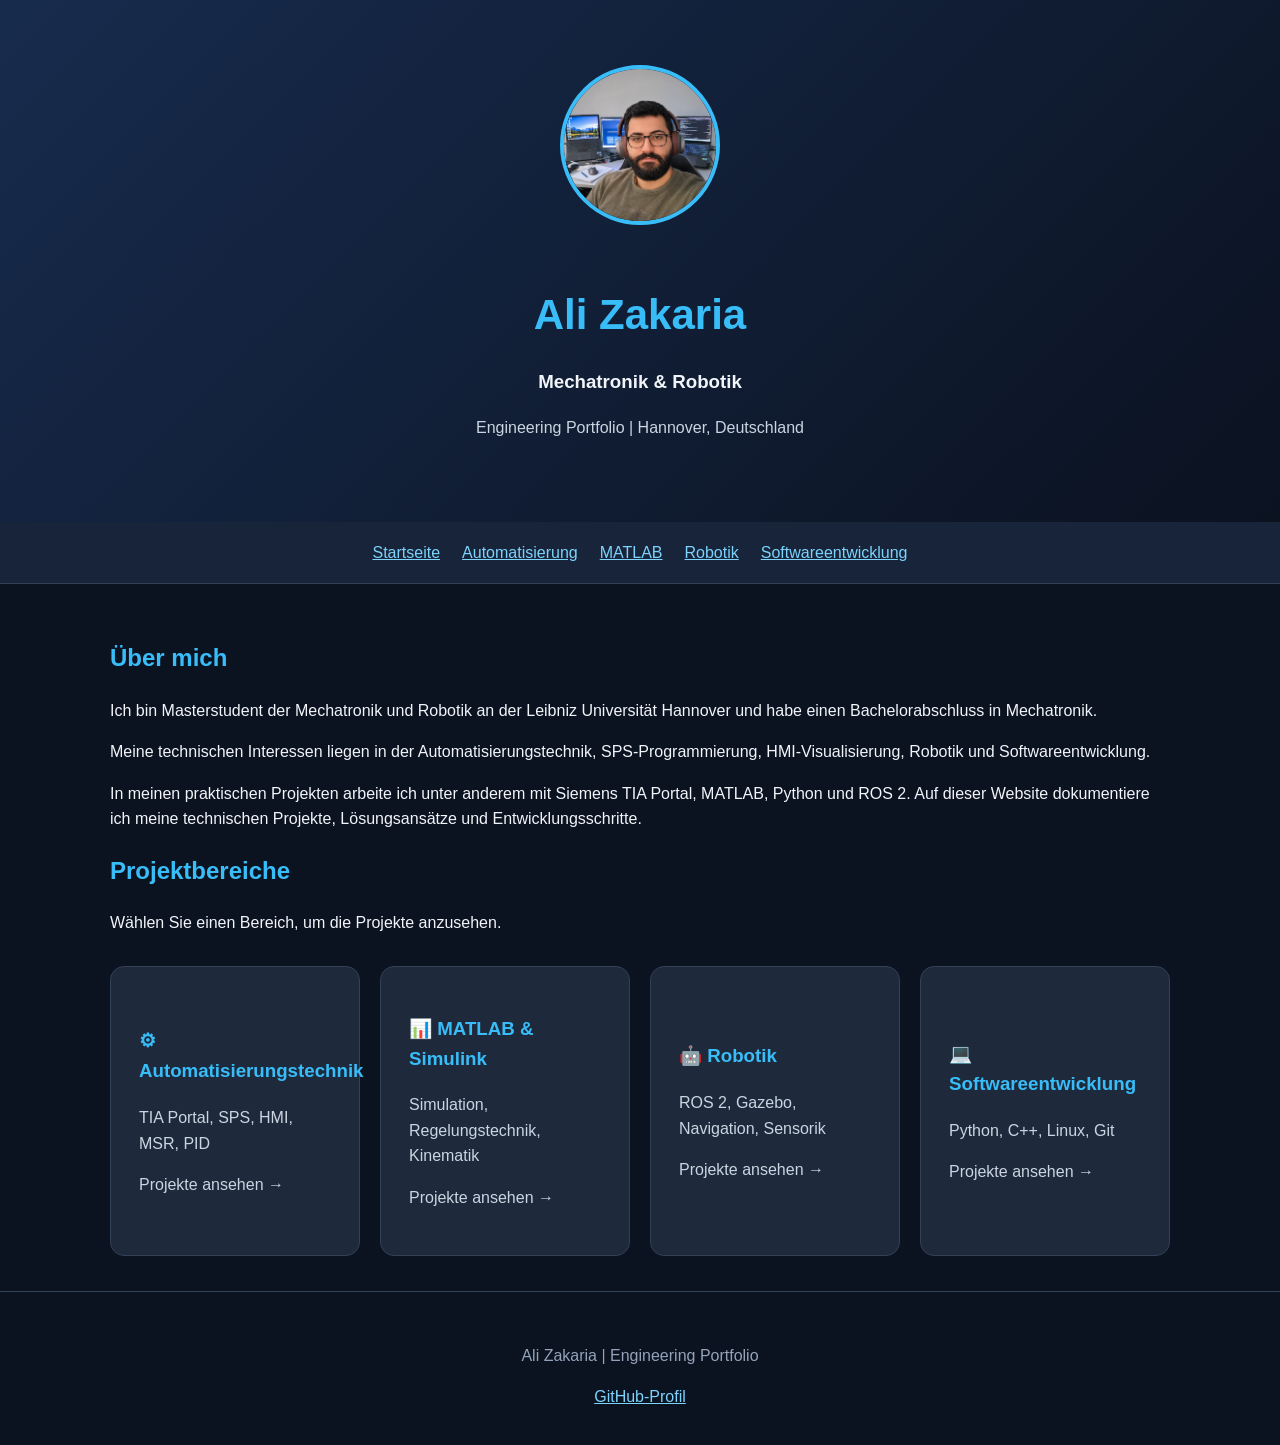
<file: index.html>
<!DOCTYPE html>
<html lang="de">
<head>
<meta charset="UTF-8">
<meta name="viewport" content="width=device-width, initial-scale=1">
<title>Ali Zakaria | Engineering Portfolio</title>

<style>
* { box-sizing: border-box; }

body {
  margin: 0;
  font-family: Arial, sans-serif;
  background: #0b1220;
  color: #f1f5f9;
  line-height: 1.6;
}

header {
  padding: 65px 20px;
  text-align: center;
  background: linear-gradient(135deg, #172b4d, #0b1220);
}

h1 { color: #38bdf8; font-size: 42px; margin-bottom: 5px; }
h2 { color: #38bdf8; }

.subtitle { color: #cbd5e1; }

main {
  max-width: 1100px;
  margin: auto;
  padding: 35px 20px;
}

.grid {
  display: grid;
  grid-template-columns: repeat(auto-fit, minmax(240px, 1fr));
  gap: 20px;
  margin-top: 30px;
}

.tile, .project {
  background: #1e293b;
  color: white;
  padding: 28px;
  border-radius: 14px;
  border: 1px solid #334155;
}

.tile {
  width: 100%;
  text-align: left;
  cursor: pointer;
  font: inherit;
  transition: 0.2s;
}

.tile:hover {
  background: #263b59;
  border-color: #38bdf8;
  transform: translateY(-4px);
}

.tile h3 { color: #38bdf8; }
.tile p { color: #cbd5e1; }

.project {
  margin: 20px 0;
}

.project h3 { margin-top: 0; }

.status { color: #fbbf24; }

button.back {
  background: #0284c7;
  color: white;
  border: none;
  border-radius: 8px;
  padding: 12px 20px;
  cursor: pointer;
  font-size: 15px;
}

button.back:hover { background: #0369a1; }

.page { display: none; }
.page.active { display: block; }

a { color: #7dd3fc; }

footer {
  text-align: center;
  color: #94a3b8;
  padding: 35px;
  border-top: 1px solid #334155;
}

@media(max-width: 600px) {
  h1 { font-size: 32px; }
  header { padding: 40px 15px; }
}
</style>
</head>

<body>

<header>
  
<img src="assets/images/profile.jpg.png"
     alt="Ali Zakaria"
     style="
       width: 160px;
       height: 160px;
       object-fit: cover;
       border-radius: 50%;
       border: 4px solid #38bdf8;
       margin-bottom: 20px;
     ">

  <h1>Ali Zakaria</h1>
  <h3>Mechatronik & Robotik</h3>
  <p class="subtitle">
    Engineering Portfolio | Hannover, Deutschland
  </p>
</header>

<nav style="
  display: flex;
  flex-wrap: wrap;
  justify-content: center;
  align-items: center;
  gap: 22px;
  padding: 18px;
  background: #17243a;
  position: sticky;
  top: 0;
  z-index: 100;
  border-bottom: 1px solid #334155;
">

  <a href="index.html">Startseite</a>

  <a href="automatisierung/">
    Automatisierung
  </a>

  <a href="matlab/">
    MATLAB
  </a>

  <a href="robotik/">
    Robotik
  </a>

  <a href="softwareentwicklung/">
    Softwareentwicklung
  </a>

</nav>

<main>

<!-- HOMEPAGE -->
<section id="home" class="page active">
  <h2>Über mich</h2>
  
<p>
  Ich bin Masterstudent der Mechatronik und Robotik
  an der Leibniz Universität Hannover und habe
  einen Bachelorabschluss in Mechatronik.
</p>

<p>
  Meine technischen Interessen liegen in der
  Automatisierungstechnik, SPS-Programmierung,
  HMI-Visualisierung, Robotik und
  Softwareentwicklung.
</p>

<p>
  In meinen praktischen Projekten arbeite ich
  unter anderem mit Siemens TIA Portal,
  MATLAB, Python und ROS 2.
  Auf dieser Website dokumentiere ich
  meine technischen Projekte,
  Lösungsansätze und Entwicklungsschritte.
</p>


  <h2>Projektbereiche</h2>
  <p>Wählen Sie einen Bereich, um die Projekte anzusehen.</p>

  <div class="grid">

    
<button class="tile" onclick="window.location.href='automatisierung/'">

      <h3>⚙ Automatisierungstechnik</h3>
      <p>TIA Portal, SPS, HMI, MSR, PID</p>
      <p>Projekte ansehen →</p>
    </button>

    
<button class="tile" onclick="window.location.href='matlab/'">

      <h3>📊 MATLAB & Simulink</h3>
      <p>Simulation, Regelungstechnik, Kinematik</p>
      <p>Projekte ansehen →</p>
    </button>

    
<button class="tile" onclick="window.location.href='robotik/'">

      <h3>🤖 Robotik</h3>
      <p>ROS 2, Gazebo, Navigation, Sensorik</p>
      <p>Projekte ansehen →</p>
    </button>

    
<button class="tile" onclick="window.location.href='softwareentwicklung/'">

      <h3>💻 Softwareentwicklung</h3>
      <p>Python, C++, Linux, Git</p>
      <p>Projekte ansehen →</p>
    </button>

  </div>
</section>

<!-- AUTOMATISIERUNG -->
<section id="automation" class="page">
  <button class="back" onclick="showPage('home')">
    ← Zurück zur Startseite
  </button>

  <h2>Automatisierungstechnik</h2>
  <p>Projekte aus SPS, HMI und industrieller Automatisierung.</p>

  <div class="project">
    <h3>Projekt 01 – Conveyor Automation</h3>
    <p><strong>Software:</strong> TIA Portal V21</p>
    <p>
      SPS-Steuerung einer Förderanlage mit zwei Motoren,
      Sensoren, Zeitgliedern, Zählern und HMI.
    </p>
    <p class="status">Status: In Entwicklung</p>
    <p>Projektdokumentation und Dateien folgen.</p>
  </div>
</section>

<!-- MATLAB -->
<section id="matlab" class="page">
  <button class="back" onclick="showPage('home')">
    ← Zurück zur Startseite
  </button>

  <h2>MATLAB & Simulink</h2>
  <p>
    Numerische Berechnungen, Simulation,
    Regelungstechnik und Robotik-Anwendungen.
  </p>

  <div class="project">
    <h3>Projekte folgen</h3>
    <p>Hier werden MATLAB- und Simulink-Projekte veröffentlicht.</p>
  </div>
</section>

<!-- ROBOTIK -->
<section id="robotik" class="page">
  <button class="back" onclick="showPage('home')">
    ← Zurück zur Startseite
  </button>

  <h2>Robotik</h2>
  <p>ROS 2, Gazebo, Robotermodellierung und Simulation.</p>

  <div class="project">
    <h3>Projekte folgen</h3>
    <p>Hier werden Robotik-Projekte veröffentlicht.</p>
  </div>
</section>

<!-- SOFTWARE -->
<section id="software" class="page">
  <button class="back" onclick="showPage('home')">
    ← Zurück zur Startseite
  </button>

  <h2>Softwareentwicklung</h2>
  <p>Programmierung mit Python und C++.</p>

  <div class="project">
    <h3>Projekte folgen</h3>
    <p>Hier werden Softwareprojekte veröffentlicht.</p>
  </div>
</section>

</main>

<footer>
  <p>Ali Zakaria | Engineering Portfolio</p>
  <a href="https://github.com/246885-ali"
     target="_blank" rel="noopener noreferrer">
    GitHub-Profil
  </a>
</footer>

<script>
function showPage(pageId) {
  document.querySelectorAll('.page').forEach(function(page) {
    page.classList.remove('active');
  });

  document.getElementById(pageId).classList.add('active');
  window.scrollTo(0, 0);
}
</script>

</body>
</html>
</file>
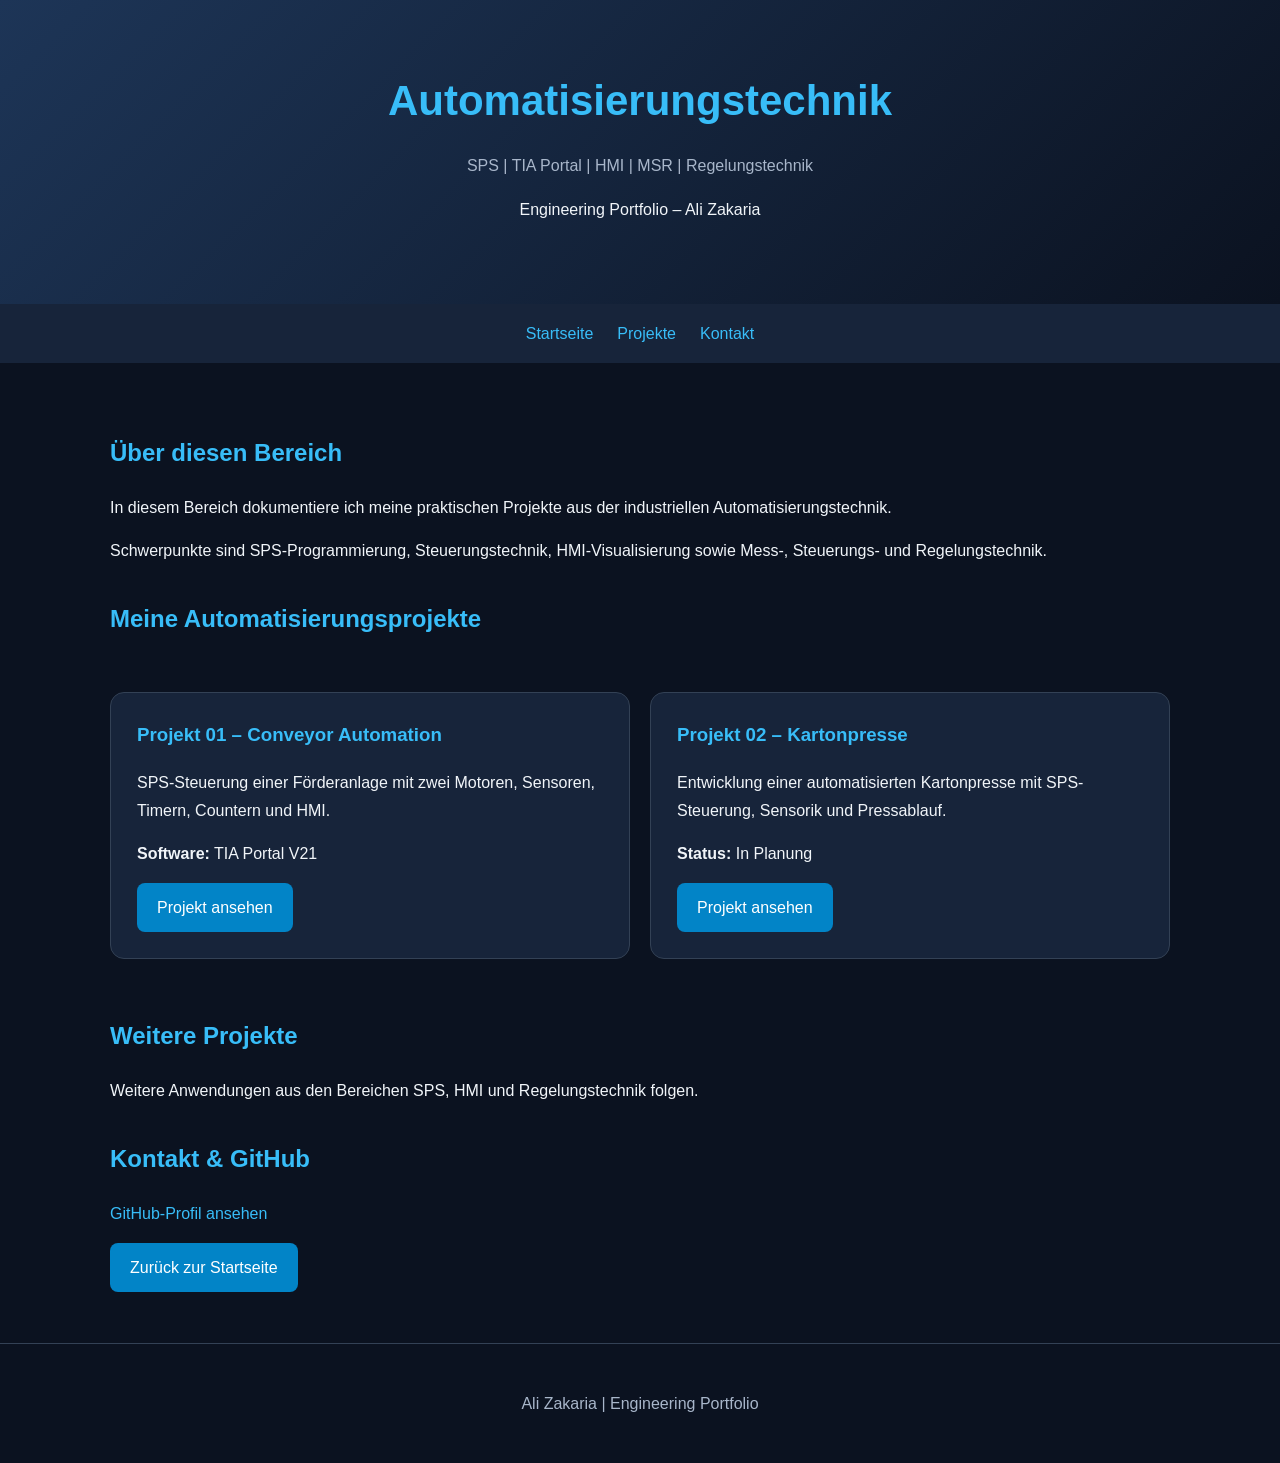
<file: automatisierung/index.html>
<!DOCTYPE html>
<html lang="de">
<head>
  <meta charset="UTF-8">
  <meta name="viewport"
        content="width=device-width, initial-scale=1">

  <title>Automatisierungstechnik | Ali Zakaria</title>

  <link rel="stylesheet"
        href="../assets/css/style.css">
</head>

<body>

<header class="site-header">
  <h1>Automatisierungstechnik</h1>
  <p class="subtitle">
    SPS | TIA Portal | HMI | MSR | Regelungstechnik
  </p>
  <p>Engineering Portfolio – Ali Zakaria</p>
</header>

<nav class="site-nav">
  <a href="../index.html">Startseite</a>
  <a href="#projekte">Projekte</a>
  <a href="#kontakt">Kontakt</a>
</nav>

<main class="container">

  <section>
    <h2>Über diesen Bereich</h2>

    <p>
      In diesem Bereich dokumentiere ich meine
      praktischen Projekte aus der industriellen
      Automatisierungstechnik.
    </p>

    <p>
      Schwerpunkte sind SPS-Programmierung,
      Steuerungstechnik, HMI-Visualisierung
      sowie Mess-, Steuerungs- und Regelungstechnik.
    </p>
  </section>

 
<section id="projekte">

  <h2>Meine Automatisierungsprojekte</h2>

  <div class="grid">

    <!-- Projekt 01 -->
    <article class="project">

      <h3>
        <a href="conveyor/">
          Projekt 01 – Conveyor Automation
        </a>
      </h3>

      <p>
        SPS-Steuerung einer Förderanlage
        mit zwei Motoren, Sensoren,
        Timern, Countern und HMI.
      </p>

      <p><strong>Software:</strong> TIA Portal V21</p>

      <a href="conveyor/" class="btn">
        Projekt ansehen
      </a>

    </article>

    <!-- Projekt 02 -->
    <article class="project">

      <h3>
        <a href="kartonpresse/">
          Projekt 02 – Kartonpresse
        </a>
      </h3>

      <p>
        Entwicklung einer automatisierten
        Kartonpresse mit SPS-Steuerung,
        Sensorik und Pressablauf.
      </p>

      <p><strong>Status:</strong> In Planung</p>

      <a href="kartonpresse/" class="btn">
        Projekt ansehen
      </a>

    </article>

  </div>

  <!-- Weitere Projekte hier ergänzen -->

</section>


  <section>
    <h2>Weitere Projekte</h2>
    <p>
      Weitere Anwendungen aus den Bereichen
      SPS, HMI und Regelungstechnik folgen.
    </p>
  </section>

  <section id="kontakt">
    <h2>Kontakt & GitHub</h2>

    <p>
      <a href="https://github.com/246885-ali"
         target="_blank"
         rel="noopener noreferrer">
        GitHub-Profil ansehen
      </a>
    </p>

    <p>
      <a href="../index.html" class="btn">
        Zurück zur Startseite
      </a>
    </p>
  </section>

</main>

<footer class="site-footer">
  <p>Ali Zakaria | Engineering Portfolio</p>
</footer>

</body>
</html>
</file>
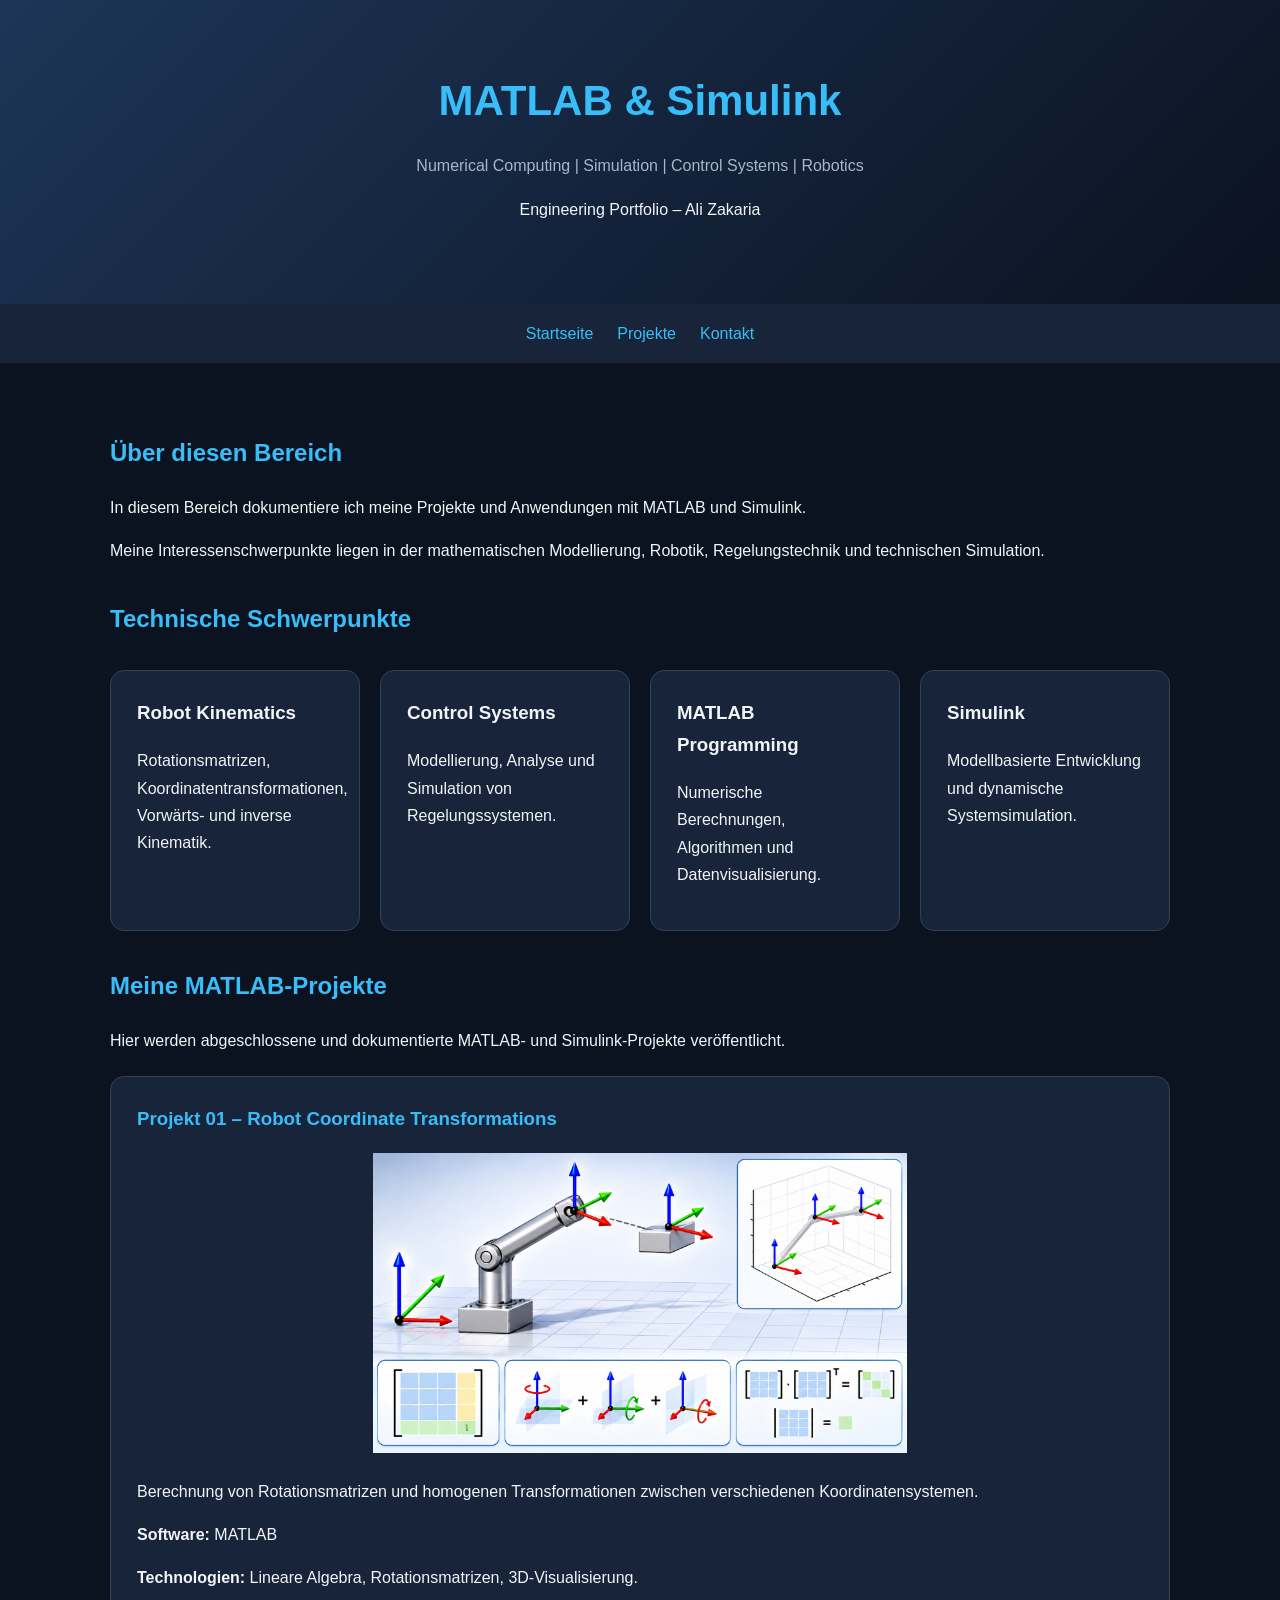
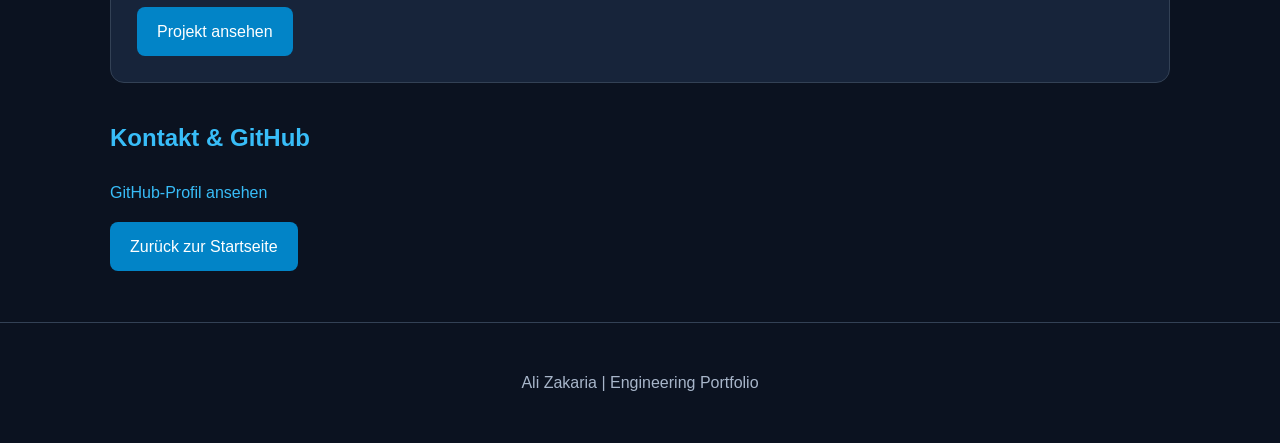
<file: matlab/index.html>
<!DOCTYPE html>
<html lang="de">
<head>
  <meta charset="UTF-8">
  <meta name="viewport"
        content="width=device-width, initial-scale=1">

  <meta name="description"
        content="MATLAB und Simulink Projekte von Ali Zakaria
        aus Mechatronik, Robotik und Regelungstechnik.">

  <title>MATLAB & Simulink | Ali Zakaria</title>

  <link rel="stylesheet"
        href="../assets/css/style.css">
</head>

<body>

<header class="site-header">
  <h1>MATLAB & Simulink</h1>

  <p class="subtitle">
    Numerical Computing | Simulation |
    Control Systems | Robotics
  </p>

  <p>Engineering Portfolio – Ali Zakaria</p>
</header>

<nav class="site-nav">
  <a href="../index.html">Startseite</a>
  <a href="#projekte">Projekte</a>
  <a href="#kontakt">Kontakt</a>
</nav>

<main class="container">

  <section>
    <h2>Über diesen Bereich</h2>

    <p>
      In diesem Bereich dokumentiere ich meine
      Projekte und Anwendungen mit MATLAB
      und Simulink.
    </p>

    <p>
      Meine Interessenschwerpunkte liegen in
      der mathematischen Modellierung,
      Robotik, Regelungstechnik und
      technischen Simulation.
    </p>
  </section>

  <section>
    <h2>Technische Schwerpunkte</h2>

    <div class="grid">

      <div class="card">
        <h3>Robot Kinematics</h3>
        <p>
          Rotationsmatrizen,
          Koordinatentransformationen,
          Vorwärts- und inverse Kinematik.
        </p>
      </div>

      <div class="card">
        <h3>Control Systems</h3>
        <p>
          Modellierung, Analyse und
          Simulation von Regelungssystemen.
        </p>
      </div>

      <div class="card">
        <h3>MATLAB Programming</h3>
        <p>
          Numerische Berechnungen,
          Algorithmen und
          Datenvisualisierung.
        </p>
      </div>

      <div class="card">
        <h3>Simulink</h3>
        <p>
          Modellbasierte Entwicklung
          und dynamische
          Systemsimulation.
        </p>
      </div>

    </div>
  </section>

  <section id="projekte">

    <h2>Meine MATLAB-Projekte</h2>

    <p>
      Hier werden abgeschlossene und
      dokumentierte MATLAB- und
      Simulink-Projekte veröffentlicht.
    </p>

<article class="project">

  
<h3>
  <a href="coordinate-transformations/">
    Projekt 01 – Robot Coordinate Transformations
  </a>
</h3>



  <a href="coordinate-transformations/">
    <img
      src="coordinate-transformations/robot_coordinate_transformations_concept.png.png"
      alt="Robot Coordinate Transformations"
      loading="lazy"
      style="width:100%; max-height:300px; object-fit:contain;">
  </a>

  <p>
    Berechnung von Rotationsmatrizen und
    homogenen Transformationen zwischen
    verschiedenen Koordinatensystemen.
  </p>

  <p>
    <strong>Software:</strong> MATLAB
  </p>

  <p>
    <strong>Technologien:</strong>
    Lineare Algebra, Rotationsmatrizen,
    3D-Visualisierung.
  </p>

  <a href="coordinate-transformations/" class="btn">
    Projekt ansehen
  </a>

</article>


    <!-- Neue Projekte werden hier hinzugefügt -->

  </section>

  <section id="kontakt">

    <h2>Kontakt & GitHub</h2>

    <p>
      <a href="https://github.com/246885-ali"
         target="_blank"
         rel="noopener noreferrer">
        GitHub-Profil ansehen
      </a>
    </p>

    <p>
      <a href="../index.html" class="btn">
        Zurück zur Startseite
      </a>
    </p>

  </section>

</main>

<footer class="site-footer">
  <p>Ali Zakaria | Engineering Portfolio</p>
</footer>

</body>
</html>
</file>
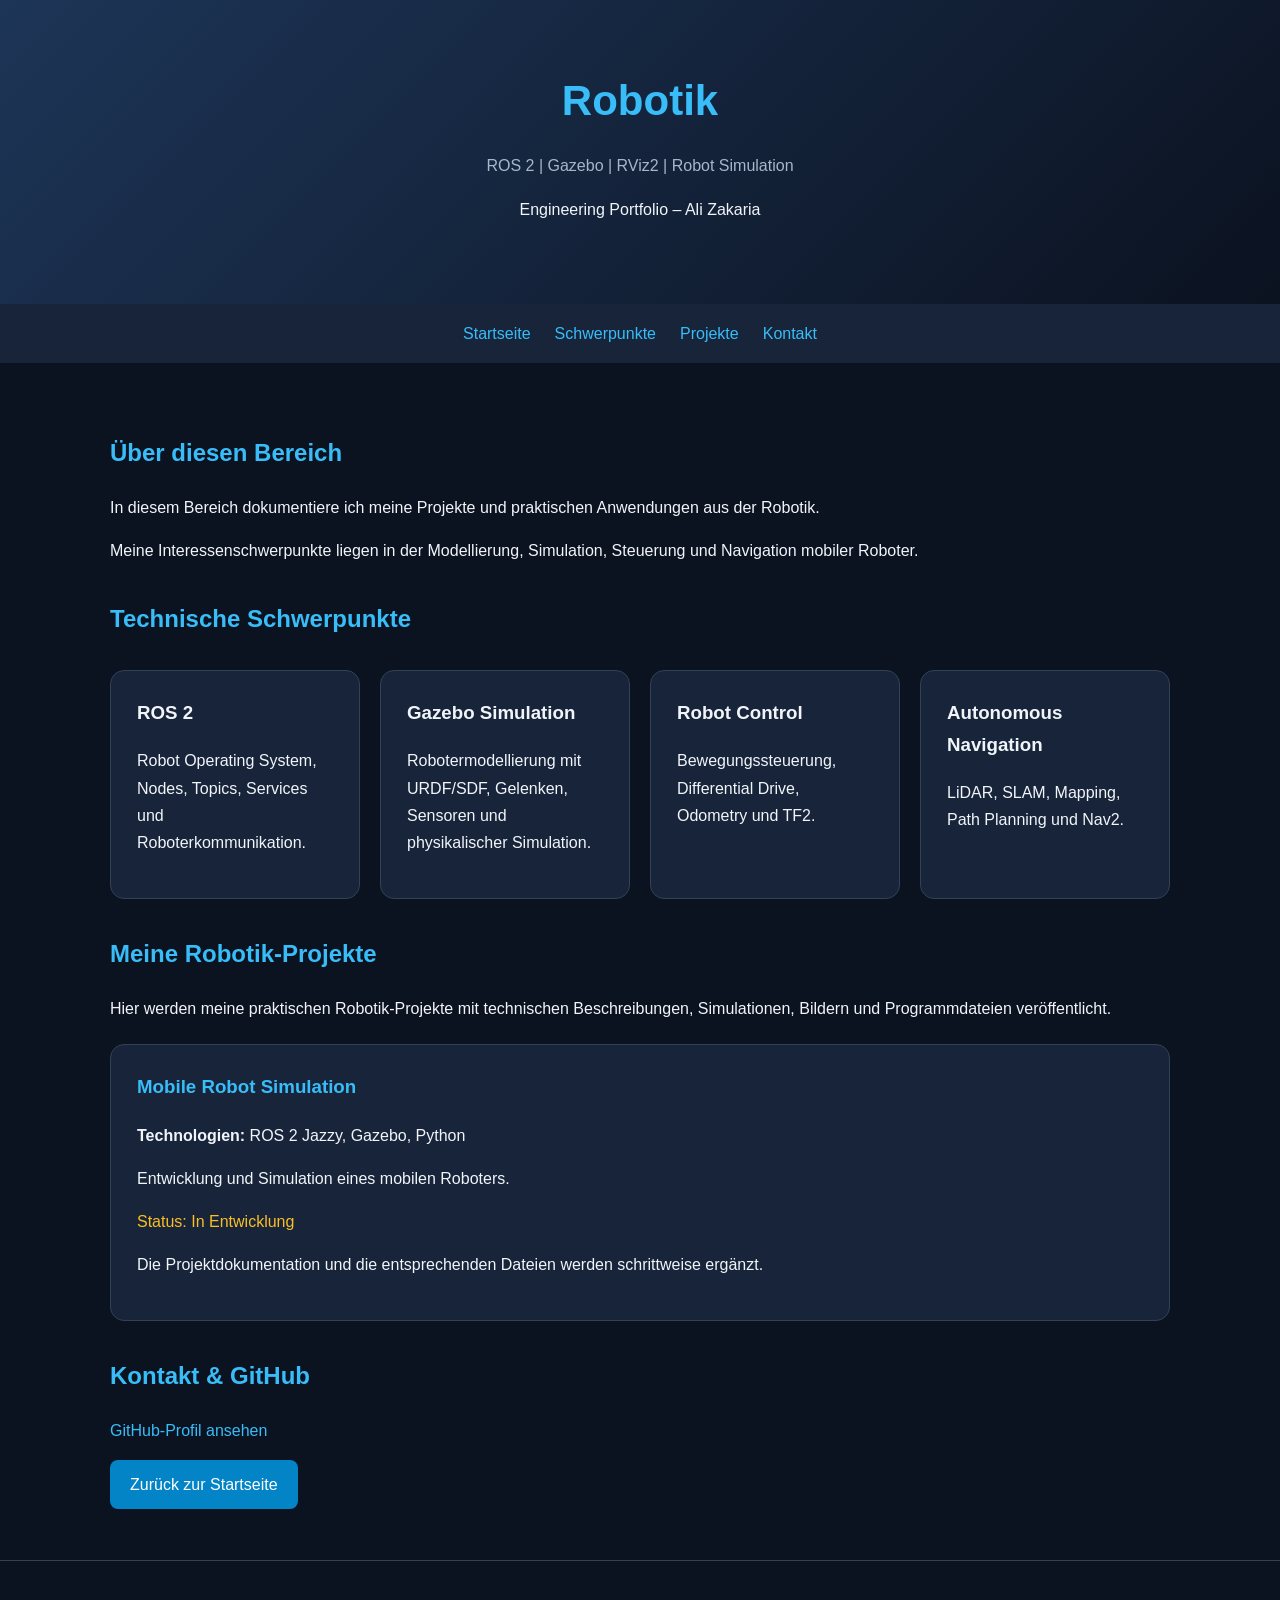
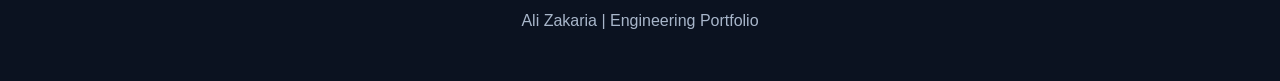
<file: robotik/index.html>
<!DOCTYPE html>
<html lang="de">
<head>
  <meta charset="UTF-8">
  <meta name="viewport"
        content="width=device-width, initial-scale=1">

  <meta name="description"
        content="Robotik-Projekte von Ali Zakaria mit ROS 2, Gazebo und Python.">

  <title>Robotik | Ali Zakaria</title>

  <link rel="stylesheet"
        href="../assets/css/style.css">
</head>

<body>

<header class="site-header">
  <h1>Robotik</h1>

  <p class="subtitle">
    ROS 2 | Gazebo | RViz2 | Robot Simulation
  </p>

  <p>Engineering Portfolio – Ali Zakaria</p>
</header>

<nav class="site-nav">
  <a href="../index.html">Startseite</a>
  <a href="#schwerpunkte">Schwerpunkte</a>
  <a href="#projekte">Projekte</a>
  <a href="#kontakt">Kontakt</a>
</nav>

<main class="container">

  <section>
    <h2>Über diesen Bereich</h2>

    <p>
      In diesem Bereich dokumentiere ich meine
      Projekte und praktischen Anwendungen
      aus der Robotik.
    </p>

    <p>
      Meine Interessenschwerpunkte liegen in
      der Modellierung, Simulation, Steuerung
      und Navigation mobiler Roboter.
    </p>
  </section>

  <section id="schwerpunkte">

    <h2>Technische Schwerpunkte</h2>

    <div class="grid">

      <div class="card">
        <h3>ROS 2</h3>
        <p>
          Robot Operating System,
          Nodes, Topics, Services
          und Roboterkommunikation.
        </p>
      </div>

      <div class="card">
        <h3>Gazebo Simulation</h3>
        <p>
          Robotermodellierung mit URDF/SDF,
          Gelenken, Sensoren und
          physikalischer Simulation.
        </p>
      </div>

      <div class="card">
        <h3>Robot Control</h3>
        <p>
          Bewegungssteuerung,
          Differential Drive,
          Odometry und TF2.
        </p>
      </div>

      <div class="card">
        <h3>Autonomous Navigation</h3>
        <p>
          LiDAR, SLAM, Mapping,
          Path Planning und Nav2.
        </p>
      </div>

    </div>
  </section>

  <section id="projekte">

    <h2>Meine Robotik-Projekte</h2>

    <p>
      Hier werden meine praktischen
      Robotik-Projekte mit technischen
      Beschreibungen, Simulationen,
      Bildern und Programmdateien
      veröffentlicht.
    </p>

    <article class="project">

      <h3>Mobile Robot Simulation</h3>

      <p>
        <strong>Technologien:</strong>
        ROS 2 Jazzy, Gazebo, Python
      </p>

      <p>
        Entwicklung und Simulation
        eines mobilen Roboters.
      </p>

      <p class="status">
        Status: In Entwicklung
      </p>

      <p>
        Die Projektdokumentation und
        die entsprechenden Dateien
        werden schrittweise ergänzt.
      </p>

    </article>

    <!-- Weitere Robotik-Projekte hier ergänzen -->

  </section>

  <section id="kontakt">

    <h2>Kontakt & GitHub</h2>

    <p>
      <a href="https://github.com/246885-ali"
         target="_blank"
         rel="noopener noreferrer">
        GitHub-Profil ansehen
      </a>
    </p>

    <p>
      <a href="../index.html" class="btn">
        Zurück zur Startseite
      </a>
    </p>

  </section>

</main>

<footer class="site-footer">
  <p>Ali Zakaria | Engineering Portfolio</p>
</footer>

</body>
</html>
</file>
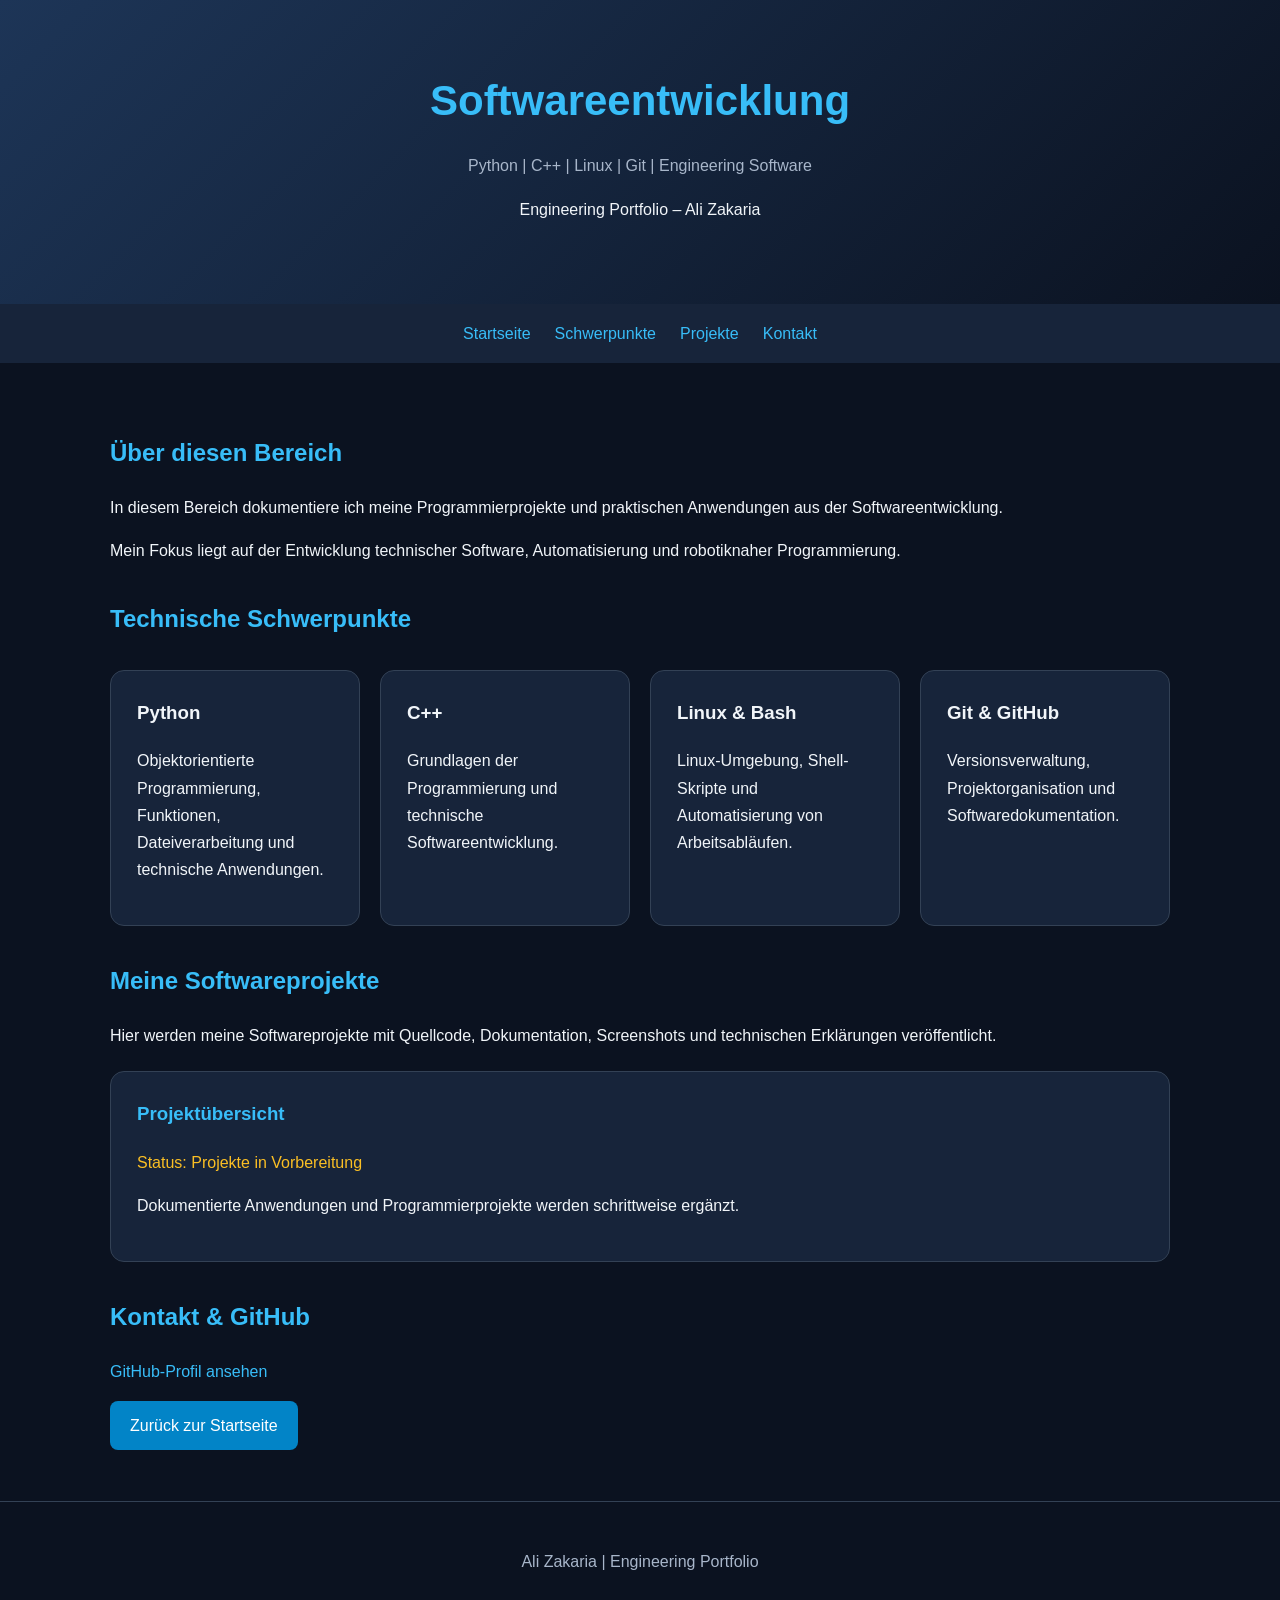
<file: softwareentwicklung/index.html>
<!DOCTYPE html>
<html lang="de">

<head>
  <meta charset="UTF-8">
  <meta name="viewport"
        content="width=device-width, initial-scale=1">

  <meta name="description"
        content="Softwareentwicklungsprojekte von Ali Zakaria mit Python, C++, Linux und Git.">

  <title>Softwareentwicklung | Ali Zakaria</title>

  <link rel="stylesheet"
        href="../assets/css/style.css">
</head>

<body>

<header class="site-header">
  <h1>Softwareentwicklung</h1>
  <p class="subtitle">
    Python | C++ | Linux | Git | Engineering Software
  </p>
  <p>Engineering Portfolio – Ali Zakaria</p>
</header>

<nav class="site-nav">
  <a href="../index.html">Startseite</a>
  <a href="#schwerpunkte">Schwerpunkte</a>
  <a href="#projekte">Projekte</a>
  <a href="#kontakt">Kontakt</a>
</nav>

<main class="container">

  <section>
    <h2>Über diesen Bereich</h2>

    <p>
      In diesem Bereich dokumentiere ich meine
      Programmierprojekte und praktischen
      Anwendungen aus der Softwareentwicklung.
    </p>

    <p>
      Mein Fokus liegt auf der Entwicklung
      technischer Software, Automatisierung
      und robotiknaher Programmierung.
    </p>
  </section>

  <section id="schwerpunkte">

    <h2>Technische Schwerpunkte</h2>

    <div class="grid">

      <div class="card">
        <h3>Python</h3>
        <p>
          Objektorientierte Programmierung,
          Funktionen, Dateiverarbeitung
          und technische Anwendungen.
        </p>
      </div>

      <div class="card">
        <h3>C++</h3>
        <p>
          Grundlagen der Programmierung
          und technische Softwareentwicklung.
        </p>
      </div>

      <div class="card">
        <h3>Linux & Bash</h3>
        <p>
          Linux-Umgebung,
          Shell-Skripte und
          Automatisierung von Arbeitsabläufen.
        </p>
      </div>

      <div class="card">
        <h3>Git & GitHub</h3>
        <p>
          Versionsverwaltung,
          Projektorganisation
          und Softwaredokumentation.
        </p>
      </div>

    </div>

  </section>

  <section id="projekte">

    <h2>Meine Softwareprojekte</h2>

    <p>
      Hier werden meine Softwareprojekte
      mit Quellcode, Dokumentation,
      Screenshots und technischen
      Erklärungen veröffentlicht.
    </p>

    <article class="project">

      <h3>Projektübersicht</h3>

      <p class="status">
        Status: Projekte in Vorbereitung
      </p>

      <p>
        Dokumentierte Anwendungen und
        Programmierprojekte werden
        schrittweise ergänzt.
      </p>

    </article>

    <!-- Neue Softwareprojekte hier ergänzen -->

  </section>

  <section id="kontakt">

    <h2>Kontakt & GitHub</h2>

    <p>
      <a href="https://github.com/246885-ali"
         target="_blank"
         rel="noopener noreferrer">
        GitHub-Profil ansehen
      </a>
    </p>

    <p>
      <a href="../index.html" class="btn">
        Zurück zur Startseite
      </a>
    </p>

  </section>

</main>

<footer class="site-footer">
  <p>Ali Zakaria | Engineering Portfolio</p>
</footer>

</body>
</html>
</file>
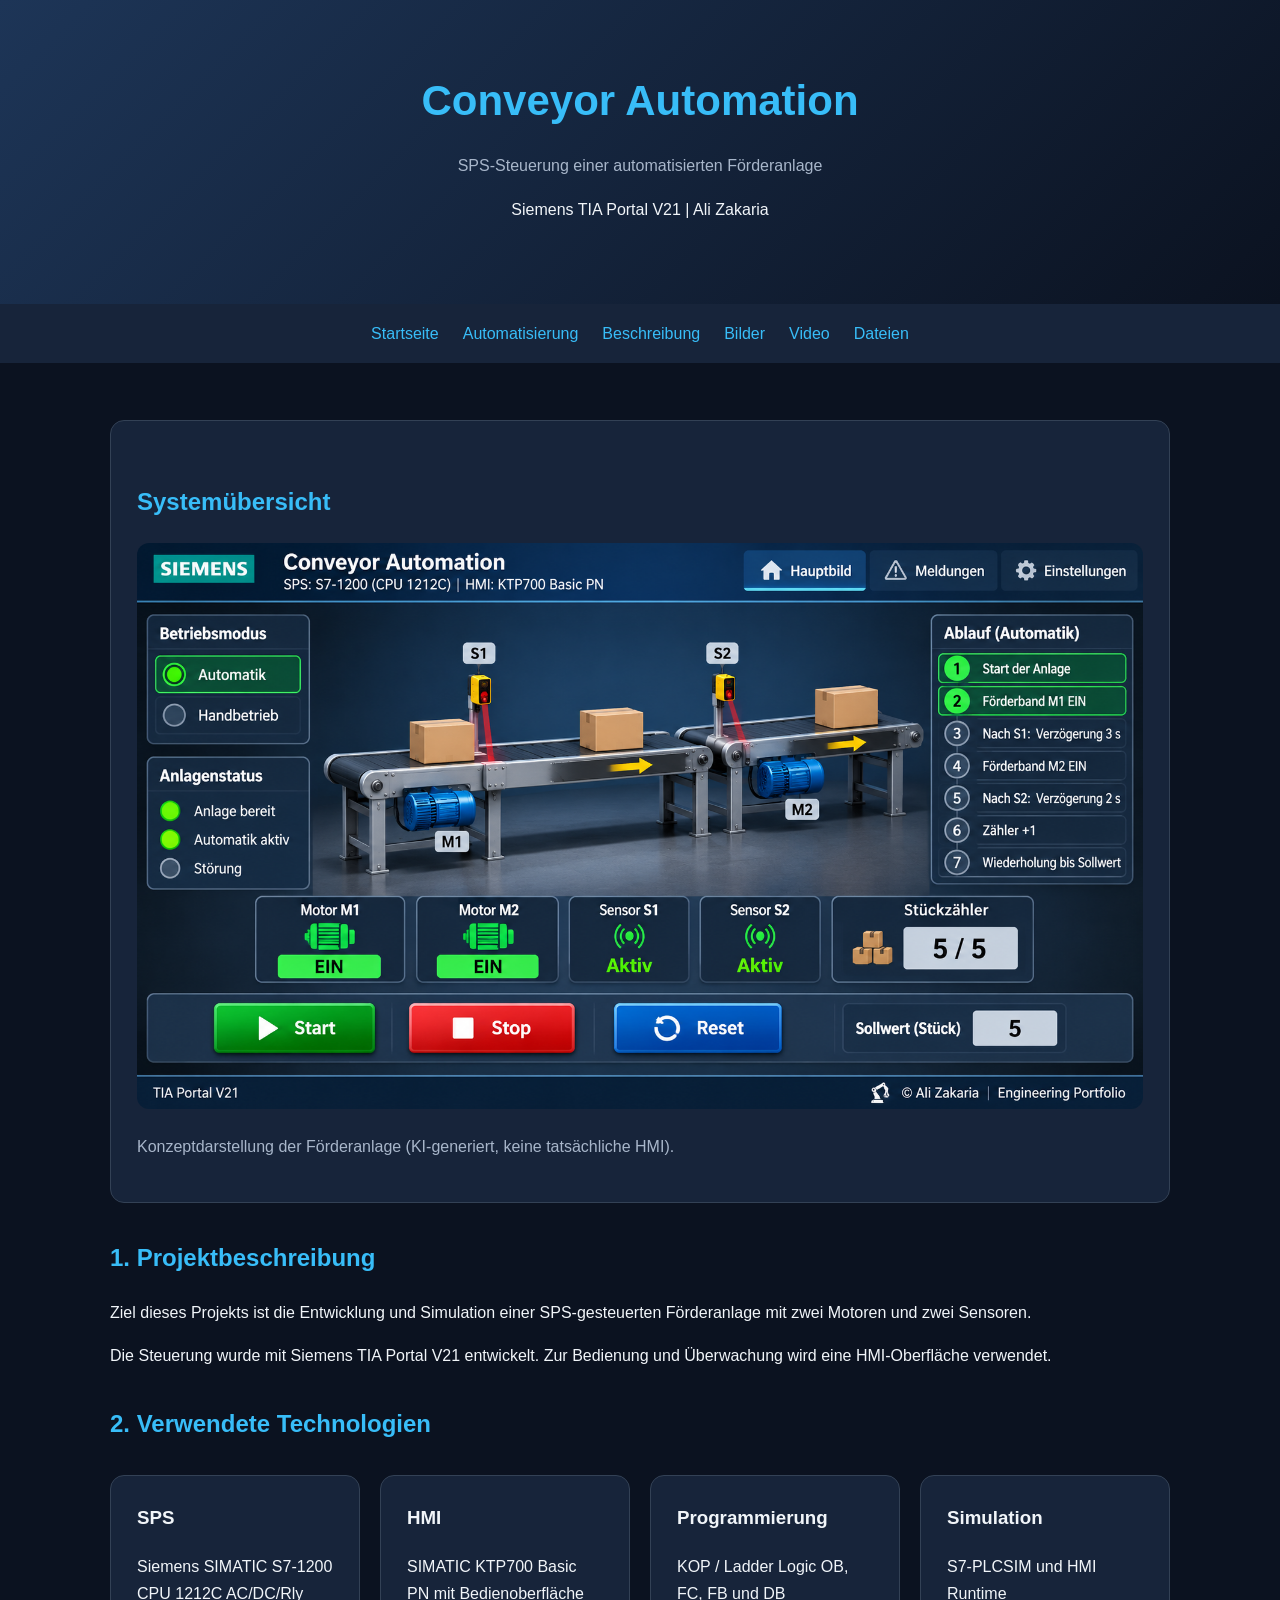
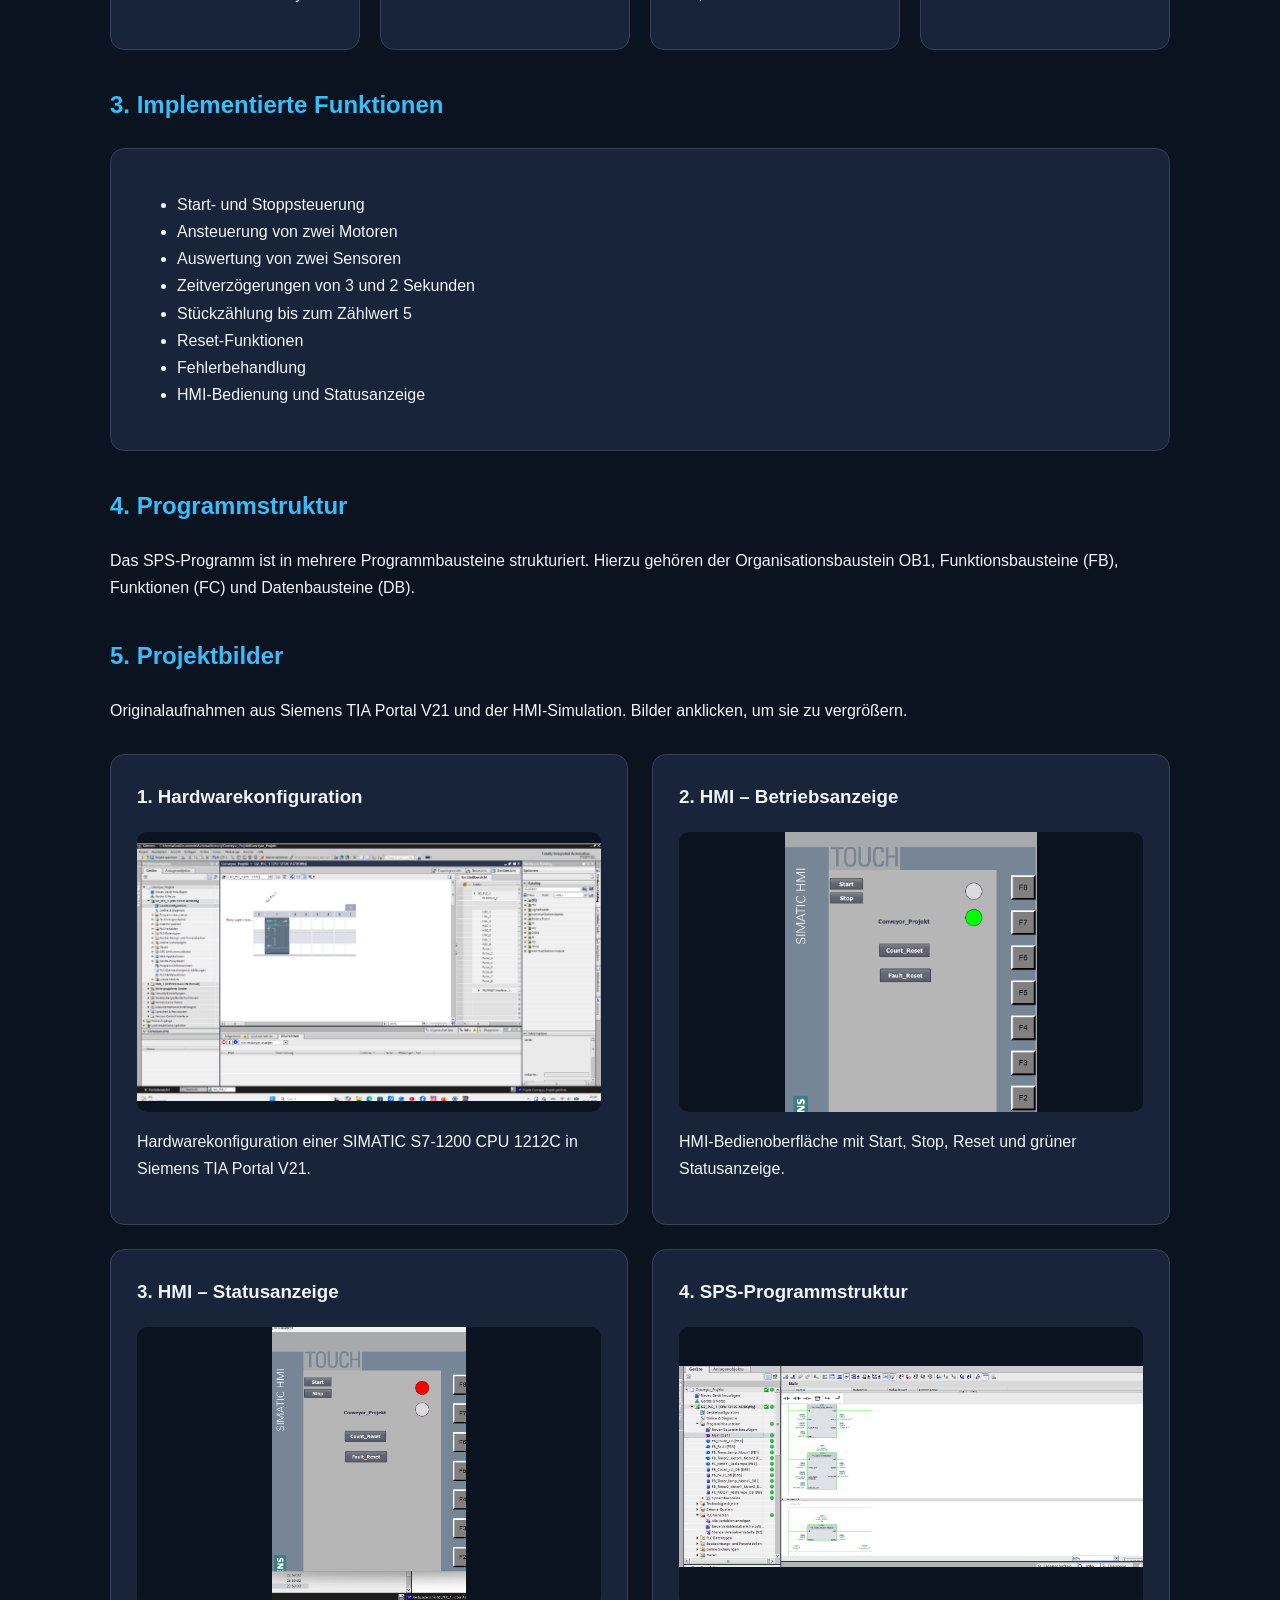
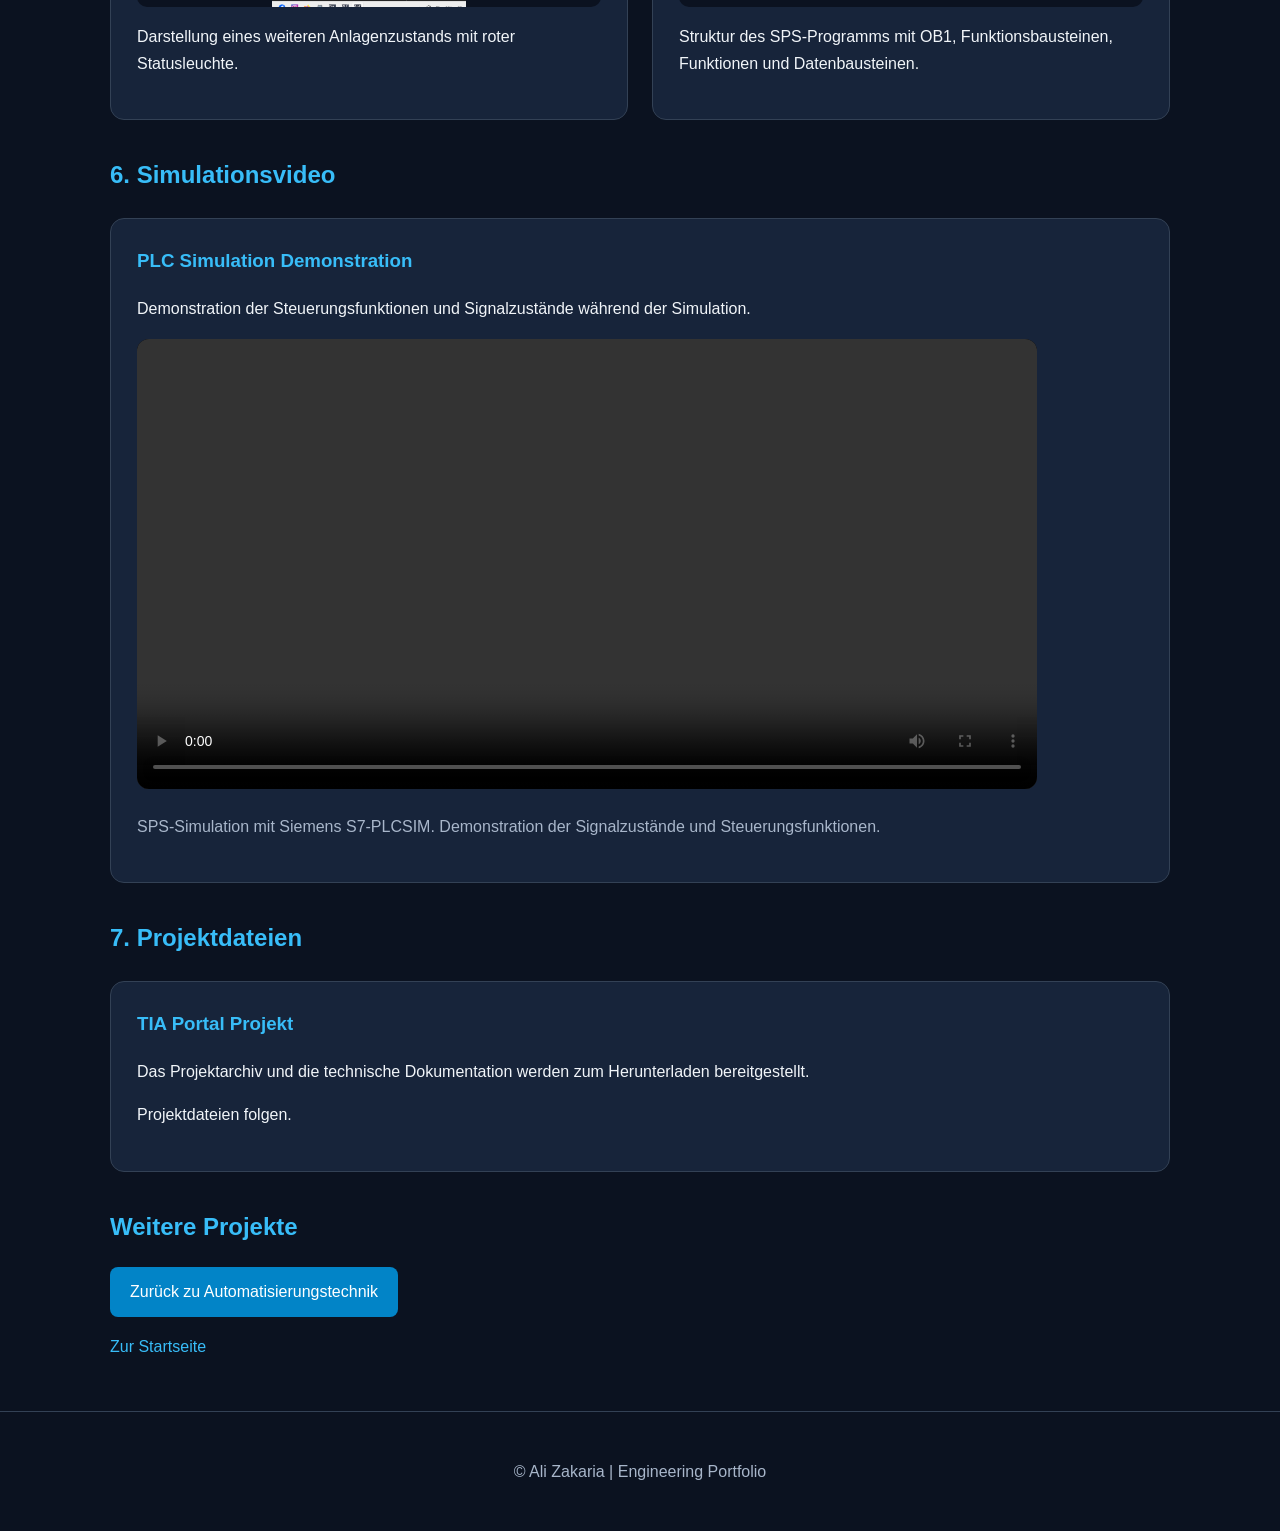
<file: automatisierung/conveyor/index.html>
<!DOCTYPE html>
<html lang="de">

<head>
  <meta charset="UTF-8">
  <meta name="viewport"
        content="width=device-width, initial-scale=1">

  <meta name="description"
        content="Conveyor Automation Projekt mit Siemens TIA Portal V21, SPS, HMI und PLCSIM.">

  <title>Conveyor Automation | Ali Zakaria</title>

  <link rel="stylesheet"
        href="../../assets/css/style.css">
</head>

<body>

<header class="site-header">
  <h1>Conveyor Automation</h1>
  <p class="subtitle">
    SPS-Steuerung einer automatisierten Förderanlage
  </p>
  <p>Siemens TIA Portal V21 | Ali Zakaria</p>
</header>

<nav class="site-nav">
  <a href="../../index.html">Startseite</a>
  <a href="../index.html">Automatisierung</a>
  <a href="#beschreibung">Beschreibung</a>
  <a href="#bilder">Bilder</a>
  <a href="#video">Video</a>
  <a href="#dateien">Dateien</a>
</nav>

<main class="container">

  <!-- PROJEKTBESCHREIBUNG -->

<section class="project">
  <h2>Systemübersicht</h2>

  <img
    src="images/conveyor-concept.png.png"
    alt="Konzeptdarstellung der Förderanlage"
    style="width:100%; height:auto; border-radius:12px;">

  <p class="subtitle">
    Konzeptdarstellung der Förderanlage
    (KI-generiert, keine tatsächliche HMI).
  </p>
</section>

  <section id="beschreibung">

    <h2>1. Projektbeschreibung</h2>

    <p>
      Ziel dieses Projekts ist die Entwicklung
      und Simulation einer SPS-gesteuerten
      Förderanlage mit zwei Motoren und
      zwei Sensoren.
    </p>

    <p>
      Die Steuerung wurde mit Siemens
      TIA Portal V21 entwickelt.
      Zur Bedienung und Überwachung
      wird eine HMI-Oberfläche verwendet.
    </p>

    <h2>2. Verwendete Technologien</h2>

    <div class="grid">

      <div class="card">
        <h3>SPS</h3>
        <p>
          Siemens SIMATIC S7-1200
          CPU 1212C AC/DC/Rly
        </p>
      </div>

      <div class="card">
        <h3>HMI</h3>
        <p>
          SIMATIC KTP700 Basic PN
          mit Bedienoberfläche
        </p>
      </div>

      <div class="card">
        <h3>Programmierung</h3>
        <p>
          KOP / Ladder Logic
          OB, FC, FB und DB
        </p>
      </div>

      <div class="card">
        <h3>Simulation</h3>
        <p>
          S7-PLCSIM
          und HMI Runtime
        </p>
      </div>

    </div>

    <h2>3. Implementierte Funktionen</h2>

    <div class="project">

      <ul>
        <li>Start- und Stoppsteuerung</li>
        <li>Ansteuerung von zwei Motoren</li>
        <li>Auswertung von zwei Sensoren</li>
        <li>Zeitverzögerungen von 3 und 2 Sekunden</li>
        <li>Stückzählung bis zum Zählwert 5</li>
        <li>Reset-Funktionen</li>
        <li>Fehlerbehandlung</li>
        <li>HMI-Bedienung und Statusanzeige</li>
      </ul>

    </div>

    <h2>4. Programmstruktur</h2>

    <p>
      Das SPS-Programm ist in mehrere
      Programmbausteine strukturiert.
      Hierzu gehören der Organisationsbaustein
      OB1, Funktionsbausteine (FB),
      Funktionen (FC) und Datenbausteine (DB).
    </p>

  </section>

  <!-- PROJEKTBILDER -->

  <section id="bilder">

  
<section id="bilder">

  <h2>5. Projektbilder</h2>

  <p>
    Originalaufnahmen aus Siemens TIA Portal V21
    und der HMI-Simulation.
    Bilder anklicken, um sie zu vergrößern.
  </p>

  <div class="grid">

    <div class="card">
      <h3>1. Hardwarekonfiguration</h3>

      <a href="images/01-hardware.png.png" target="_blank">
        <img src="images/01-hardware.png.png"
             alt="SIMATIC S7-1200 Hardwarekonfiguration"
             loading="lazy">
      </a>

      <p>
        Hardwarekonfiguration einer
        SIMATIC S7-1200 CPU 1212C
        in Siemens TIA Portal V21.
      </p>
    </div>

    <div class="card">
      <h3>2. HMI – Betriebsanzeige</h3>

      <a href="images/02-hmi-running.png.png" target="_blank">
        <img src="images/02-hmi-running.png.png"
             alt="HMI mit grüner Statusanzeige"
             loading="lazy">
      </a>

      <p>
        HMI-Bedienoberfläche mit Start,
        Stop, Reset und grüner Statusanzeige.
      </p>
    </div>

    <div class="card">
      <h3>3. HMI – Statusanzeige</h3>

      <a href="images/03-hmi-stopped.png.png" target="_blank">
        <img src="images/03-hmi-stopped.png.png"
             alt="HMI mit roter Statusanzeige"
             loading="lazy">
      </a>

      <p>
        Darstellung eines weiteren
        Anlagenzustands mit roter
        Statusleuchte.
      </p>
    </div>

    <div class="card">
      <h3>4. SPS-Programmstruktur</h3>

      <a href="images/04-plc-program.png.png" target="_blank">
        <img src="images/04-plc-program.png.png"
             alt="OB1 und SPS-Programmbausteine"
             loading="lazy">
      </a>

      <p>
        Struktur des SPS-Programms
        mit OB1, Funktionsbausteinen,
        Funktionen und Datenbausteinen.
      </p>
    </div>

  </div>

</section>

  </section>

  <!-- VIDEO -->

  <section id="video">

    <h2>6. Simulationsvideo</h2>

    <div class="project">

      <h3>PLC Simulation Demonstration</h3>

      <p>
        Demonstration der Steuerungsfunktionen
        und Signalzustände während der Simulation.
      </p>

      
<video
  controls
  playsinline
  preload="metadata"
  style="
    width: 100%;
    max-width: 900px;
    height: auto;
    border-radius: 12px;
    background: #000;
  ">

  
<source
  src="videos/plc-simulation.mp4.mp4"
  type="video/mp4">


  Ihr Browser unterstützt dieses Video nicht.

</video>

<p class="subtitle">
  SPS-Simulation mit Siemens S7-PLCSIM.
  Demonstration der Signalzustände und
  Steuerungsfunktionen.
</p>


    </div>

  </section>

  <!-- DATEIEN -->

  <section id="dateien">

    <h2>7. Projektdateien</h2>

    <div class="project">

      <h3>TIA Portal Projekt</h3>

      <p>
        Das Projektarchiv und die technische
        Dokumentation werden zum Herunterladen
        bereitgestellt.
      </p>

      <p>
        Projektdateien folgen.
      </p>

    </div>

  </section>

  <!-- NAVIGATION -->

  <section>

    <h2>Weitere Projekte</h2>

    <p>
      <a href="../index.html" class="btn">
        Zurück zu Automatisierungstechnik
      </a>
    </p>

    <p>
      <a href="../../index.html">
        Zur Startseite
      </a>
    </p>

  </section>

</main>

<footer class="site-footer">
  <p>© Ali Zakaria | Engineering Portfolio</p>
</footer>

</body>
</html>
</file>
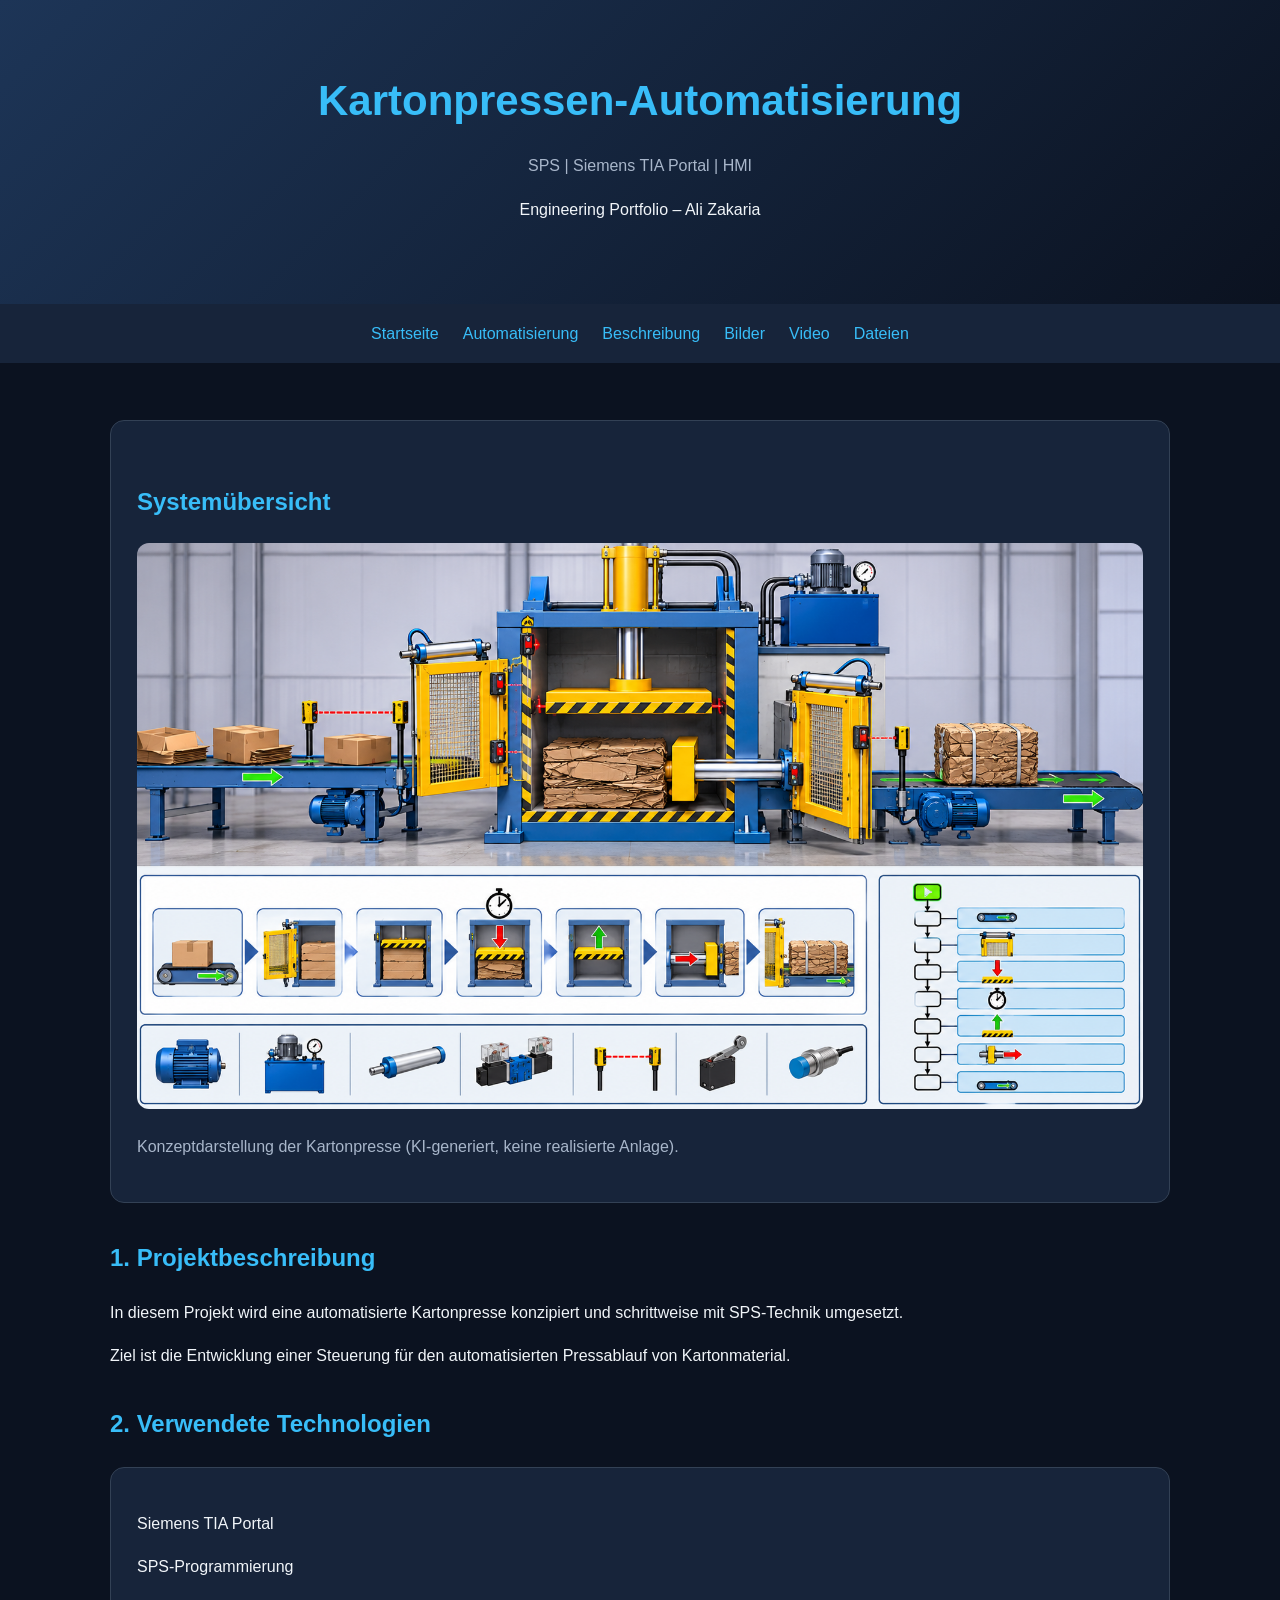
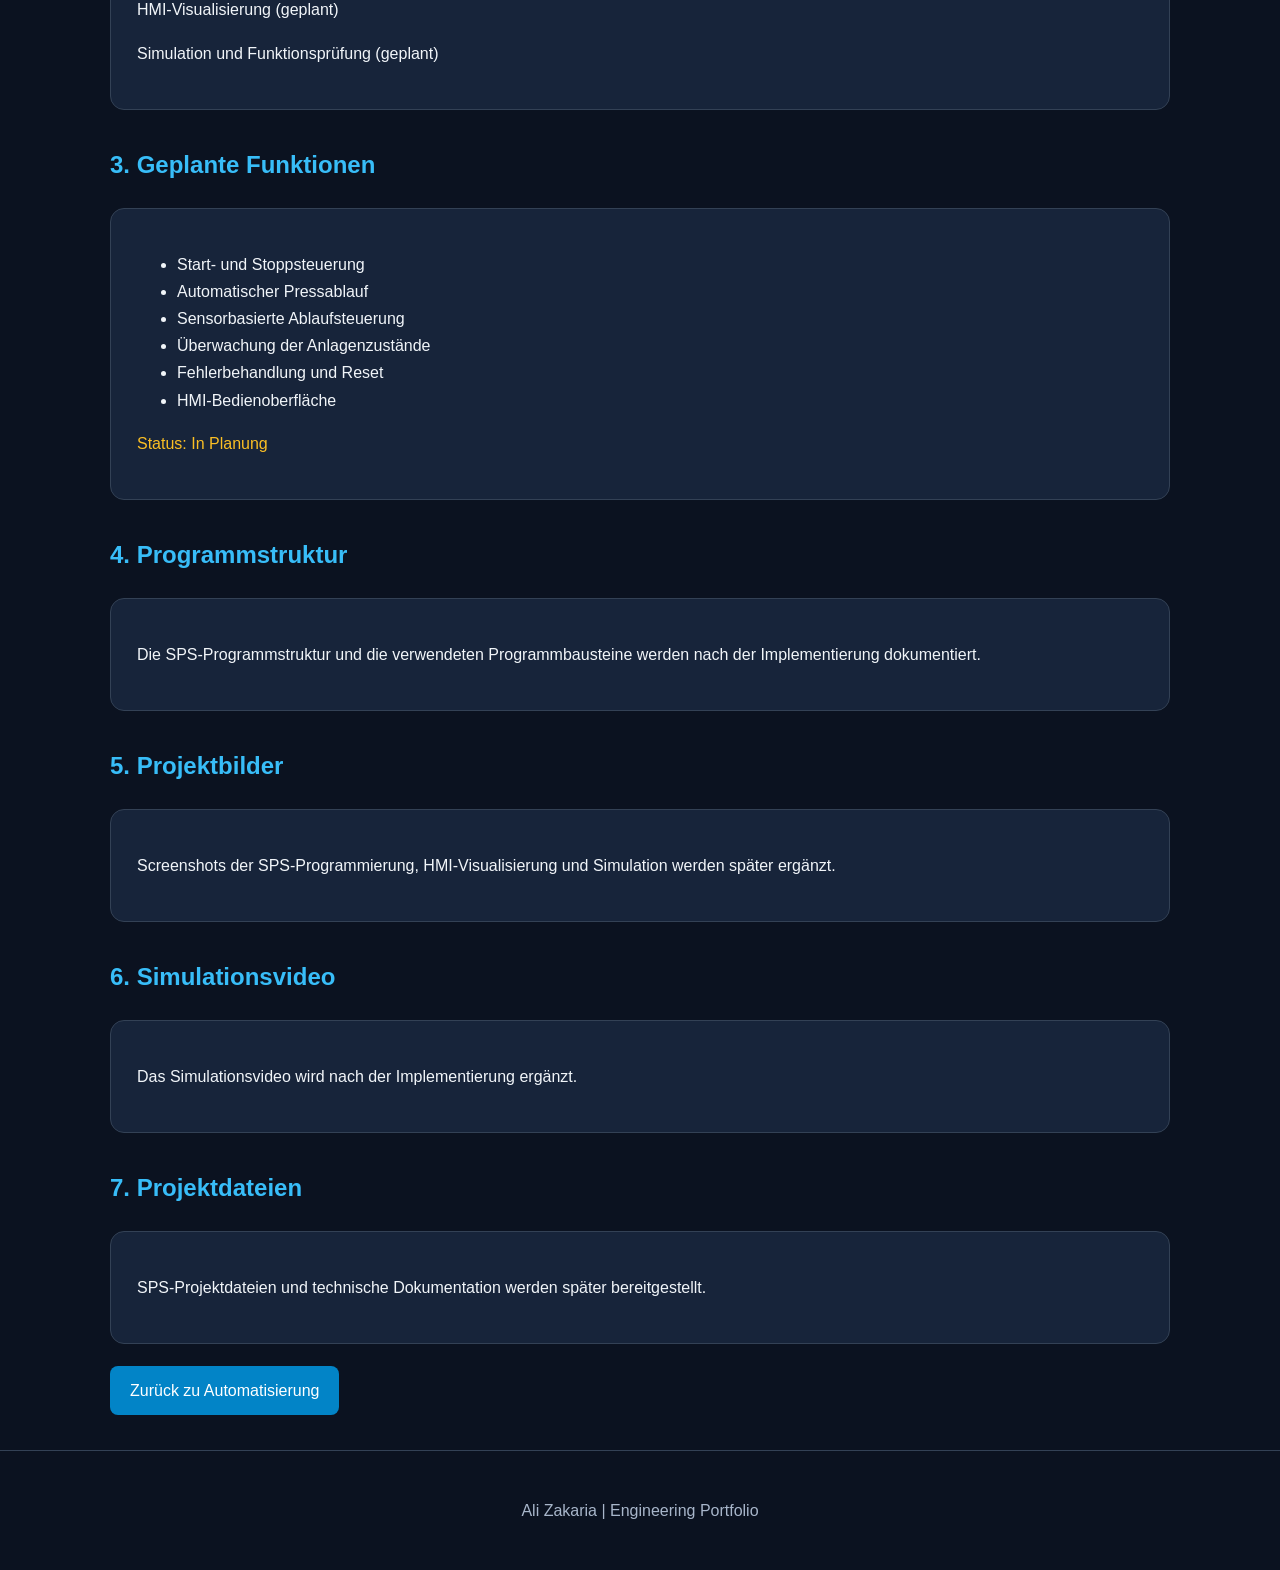
<file: automatisierung/kartonpresse/index.html>
<!DOCTYPE html>
<html lang="de">

<head>
  <meta charset="UTF-8">
  <meta name="viewport"
        content="width=device-width, initial-scale=1">

  <title>Kartonpressen-Automatisierung | Ali Zakaria</title>

  <link rel="stylesheet"
        href="../../assets/css/style.css">
</head>

<body>

<header class="site-header">
  <h1>Kartonpressen-Automatisierung</h1>

  <p class="subtitle">
    SPS | Siemens TIA Portal | HMI
  </p>

  <p>Engineering Portfolio – Ali Zakaria</p>
</header>

<nav class="site-nav">
  <a href="../../index.html">Startseite</a>
  <a href="../index.html">Automatisierung</a>
  <a href="#beschreibung">Beschreibung</a>
  <a href="#bilder">Bilder</a>
  <a href="#video">Video</a>
  <a href="#dateien">Dateien</a>
</nav>

<main class="container">

 
<section class="project">

  <h2>Systemübersicht</h2>

  <a href="kartonpresse-konzept.png..png"
     target="_blank">

    <img
      src="kartonpresse-konzept.png..png"
      alt="Konzeptdarstellung einer automatisierten Kartonpresse"
      style="width:100%; height:auto; border-radius:12px;">

  </a>

  <p class="subtitle">
    Konzeptdarstellung der Kartonpresse
    (KI-generiert, keine realisierte Anlage).
  </p>

</section>


  <section id="beschreibung">

    <h2>1. Projektbeschreibung</h2>

    <p>
      In diesem Projekt wird eine
      automatisierte Kartonpresse
      konzipiert und schrittweise
      mit SPS-Technik umgesetzt.
    </p>

    <p>
      Ziel ist die Entwicklung einer
      Steuerung für den automatisierten
      Pressablauf von Kartonmaterial.
    </p>

    <h2>2. Verwendete Technologien</h2>

    <div class="project">
      <p>Siemens TIA Portal</p>
      <p>SPS-Programmierung</p>
      <p>HMI-Visualisierung (geplant)</p>
      <p>Simulation und Funktionsprüfung (geplant)</p>
    </div>

    <h2>3. Geplante Funktionen</h2>

    <div class="project">
      <ul>
        <li>Start- und Stoppsteuerung</li>
        <li>Automatischer Pressablauf</li>
        <li>Sensorbasierte Ablaufsteuerung</li>
        <li>Überwachung der Anlagenzustände</li>
        <li>Fehlerbehandlung und Reset</li>
        <li>HMI-Bedienoberfläche</li>
      </ul>
      <p class="status">
        Status: In Planung
      </p>
    </div>

    <h2>4. Programmstruktur</h2>

    <div class="project">
      <p>
        Die SPS-Programmstruktur und
        die verwendeten Programmbausteine
        werden nach der Implementierung
        dokumentiert.
      </p>
    </div>

  </section>

  <section id="bilder">
    <h2>5. Projektbilder</h2>

    <div class="project">
      <p>
        Screenshots der SPS-Programmierung,
        HMI-Visualisierung und Simulation
        werden später ergänzt.
      </p>
    </div>
  </section>

  <section id="video">
    <h2>6. Simulationsvideo</h2>

    <div class="project">
      <p>
        Das Simulationsvideo wird
        nach der Implementierung ergänzt.
      </p>
    </div>
  </section>

  <section id="dateien">
    <h2>7. Projektdateien</h2>

    <div class="project">
      <p>
        SPS-Projektdateien und technische
        Dokumentation werden später
        bereitgestellt.
      </p>
    </div>
  </section>

  <section>
    <a href="../index.html" class="btn">
      Zurück zu Automatisierung
    </a>
  </section>

</main>

<footer class="site-footer">
  <p>Ali Zakaria | Engineering Portfolio</p>
</footer>

</body>
</html>
</file>
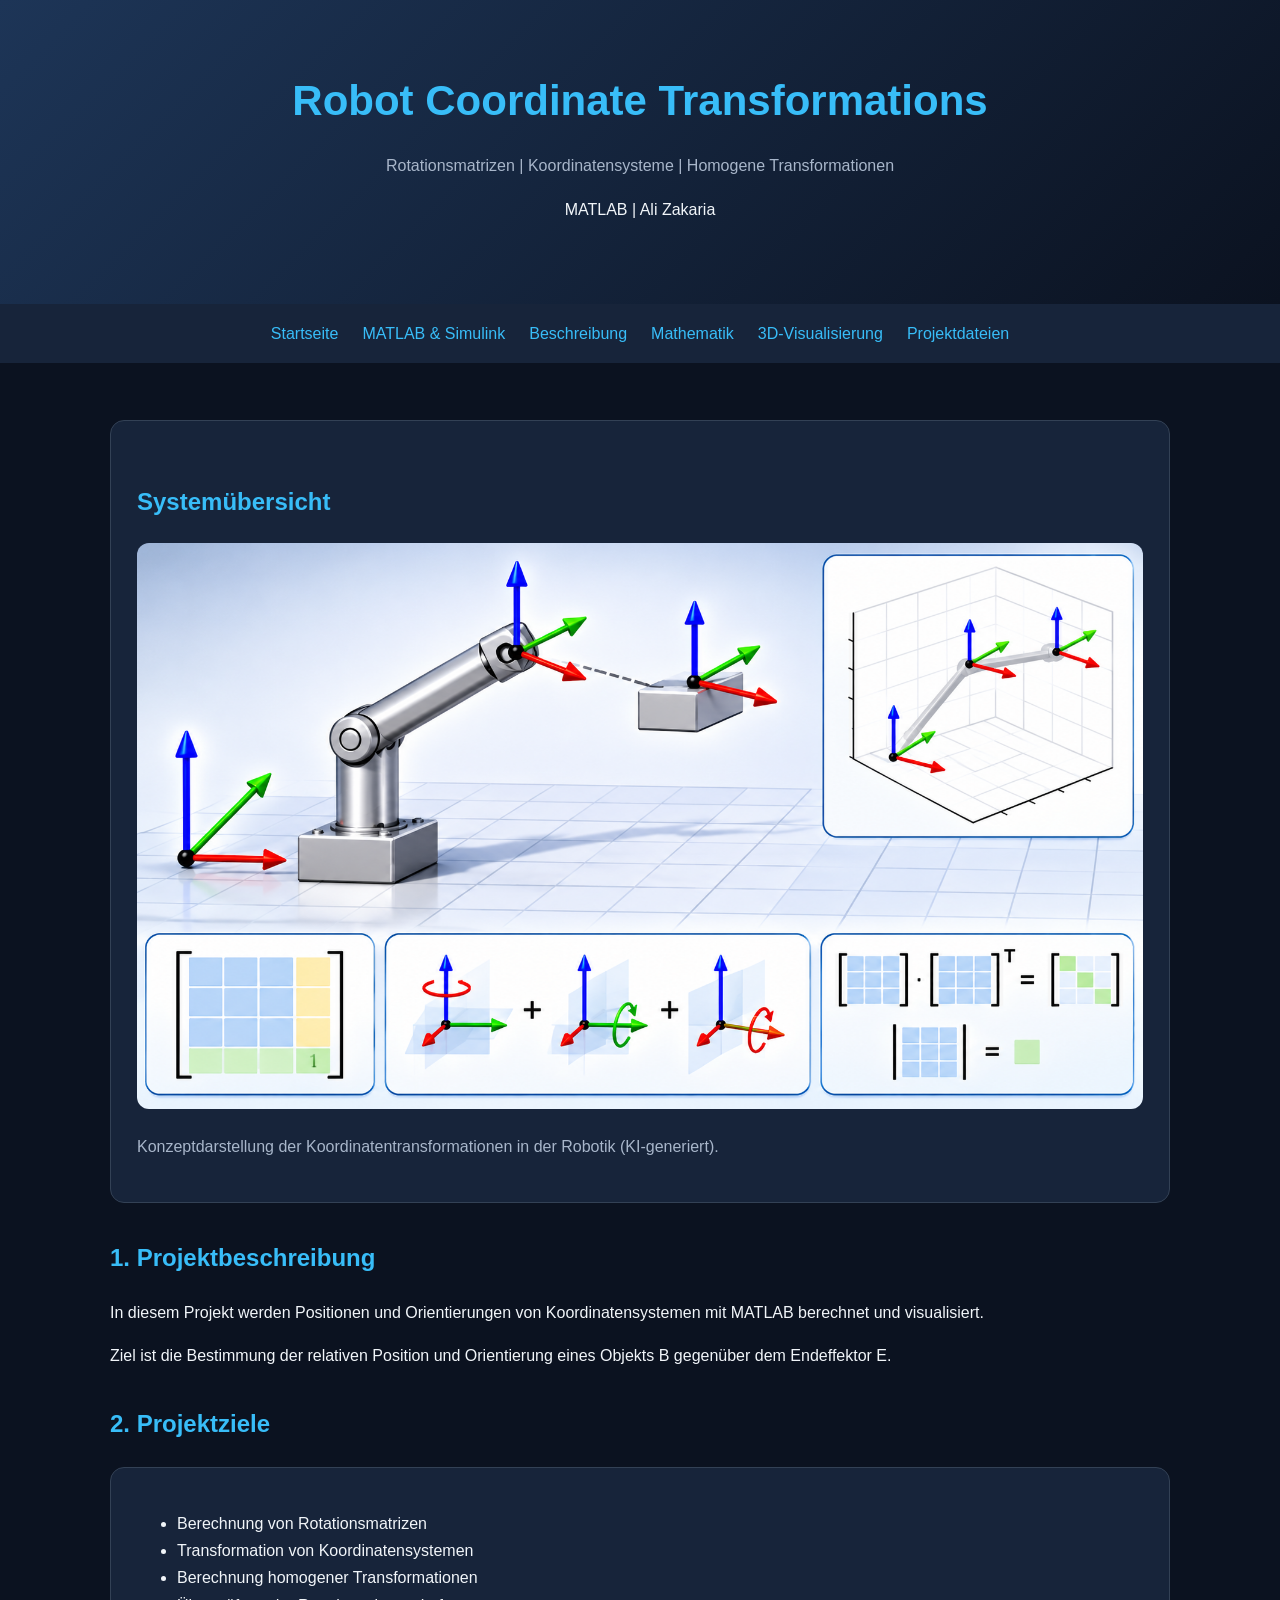
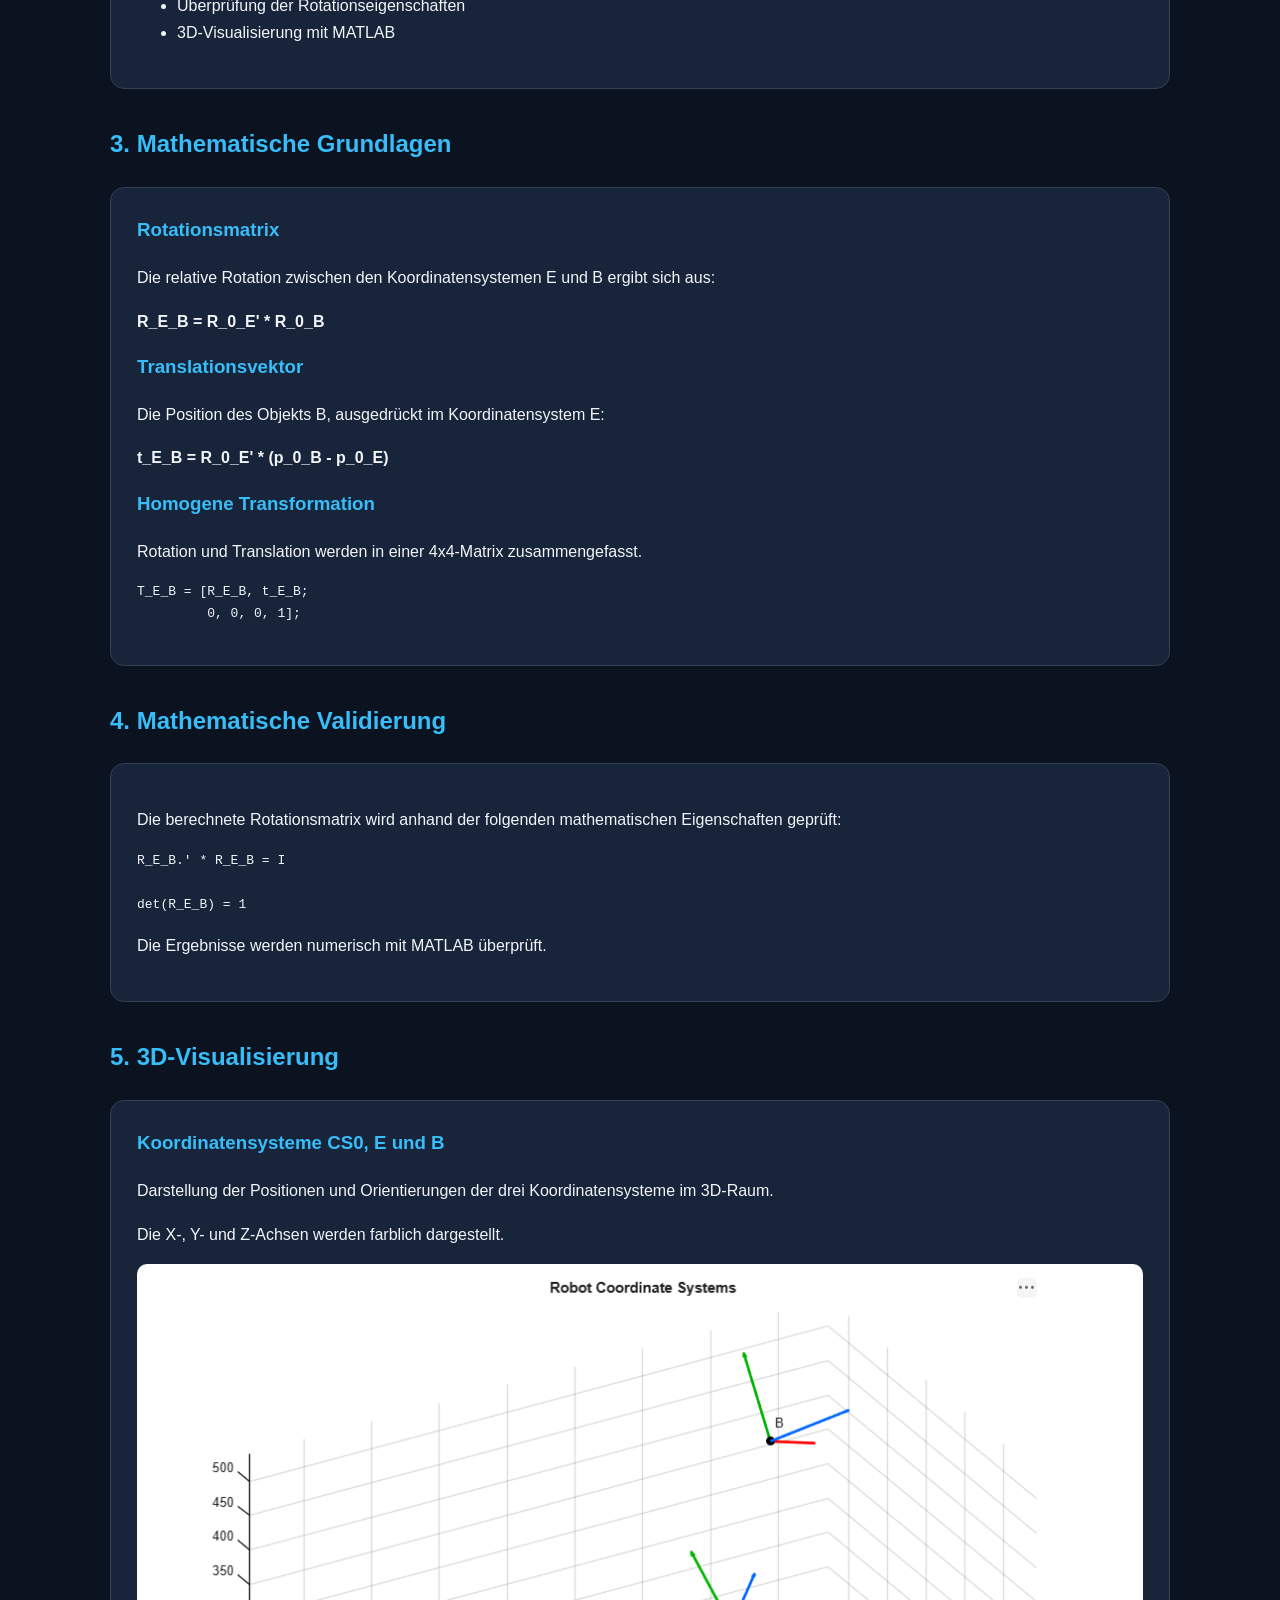
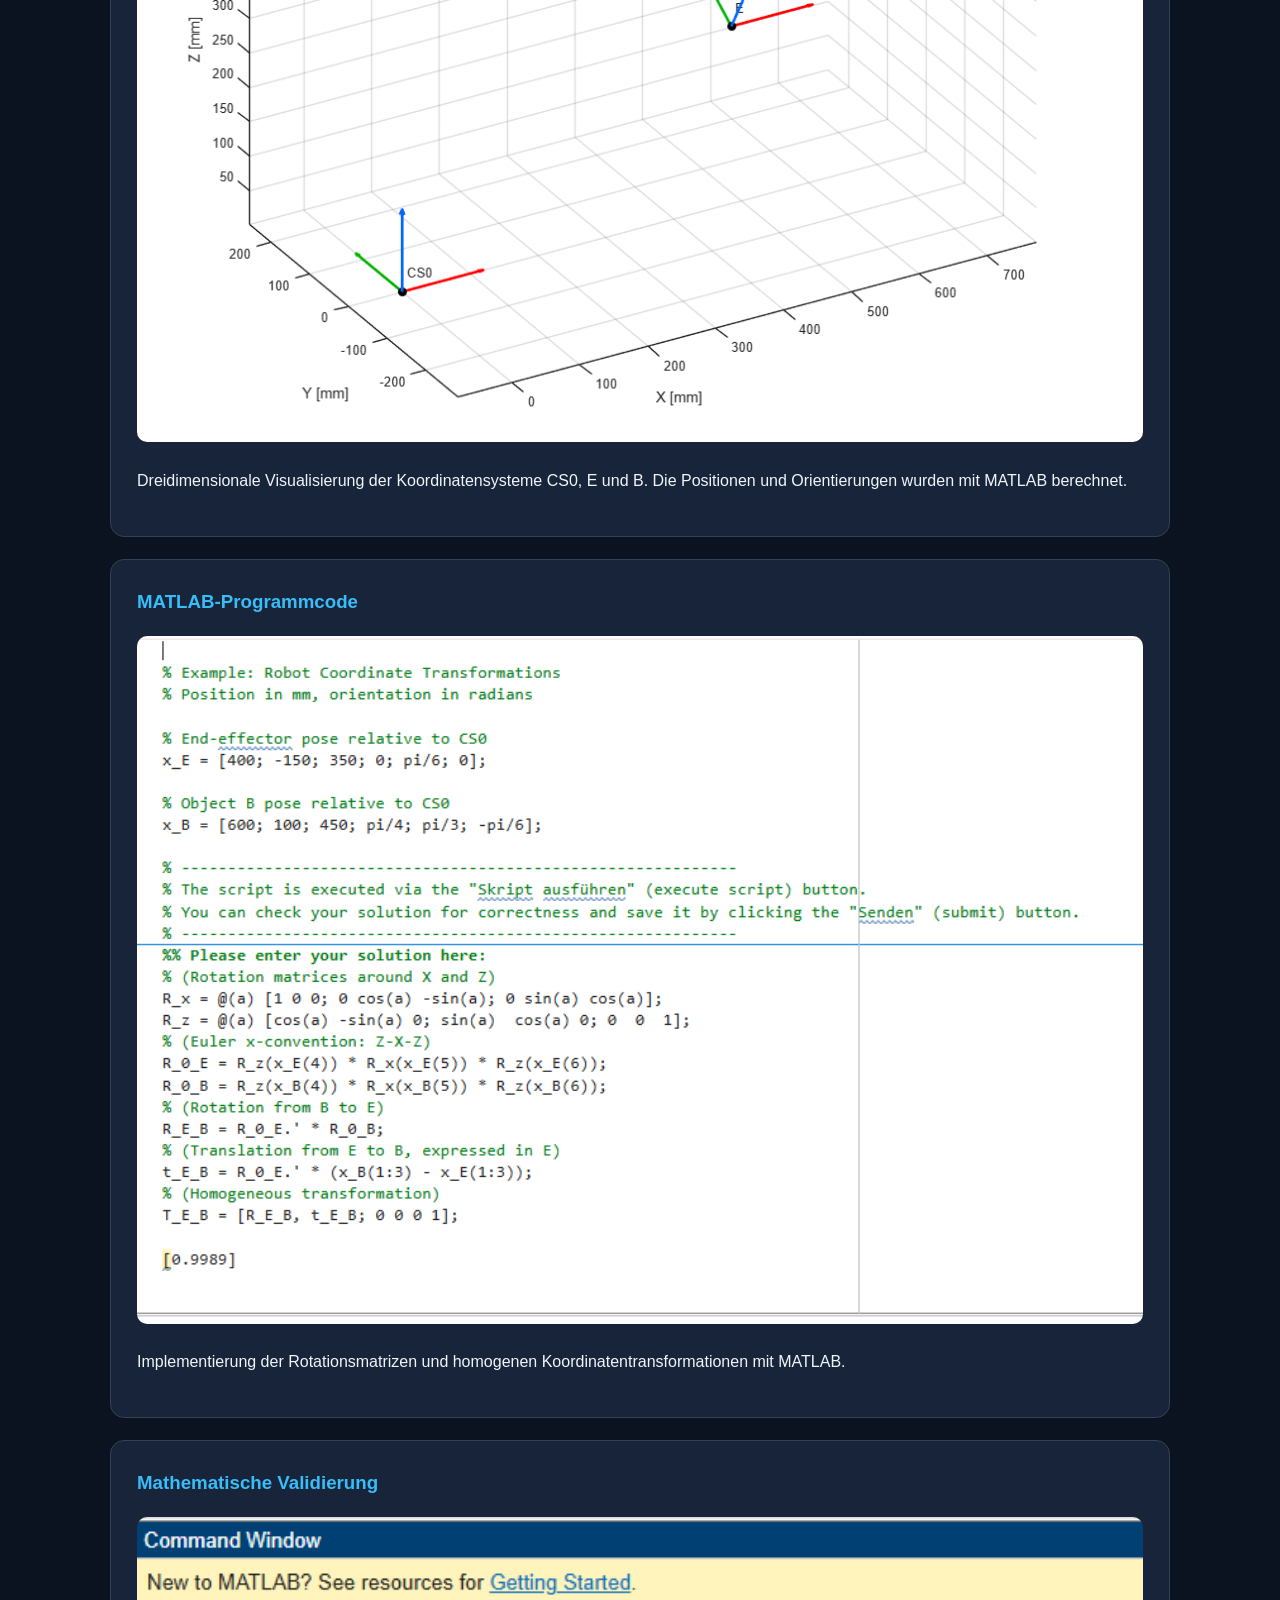
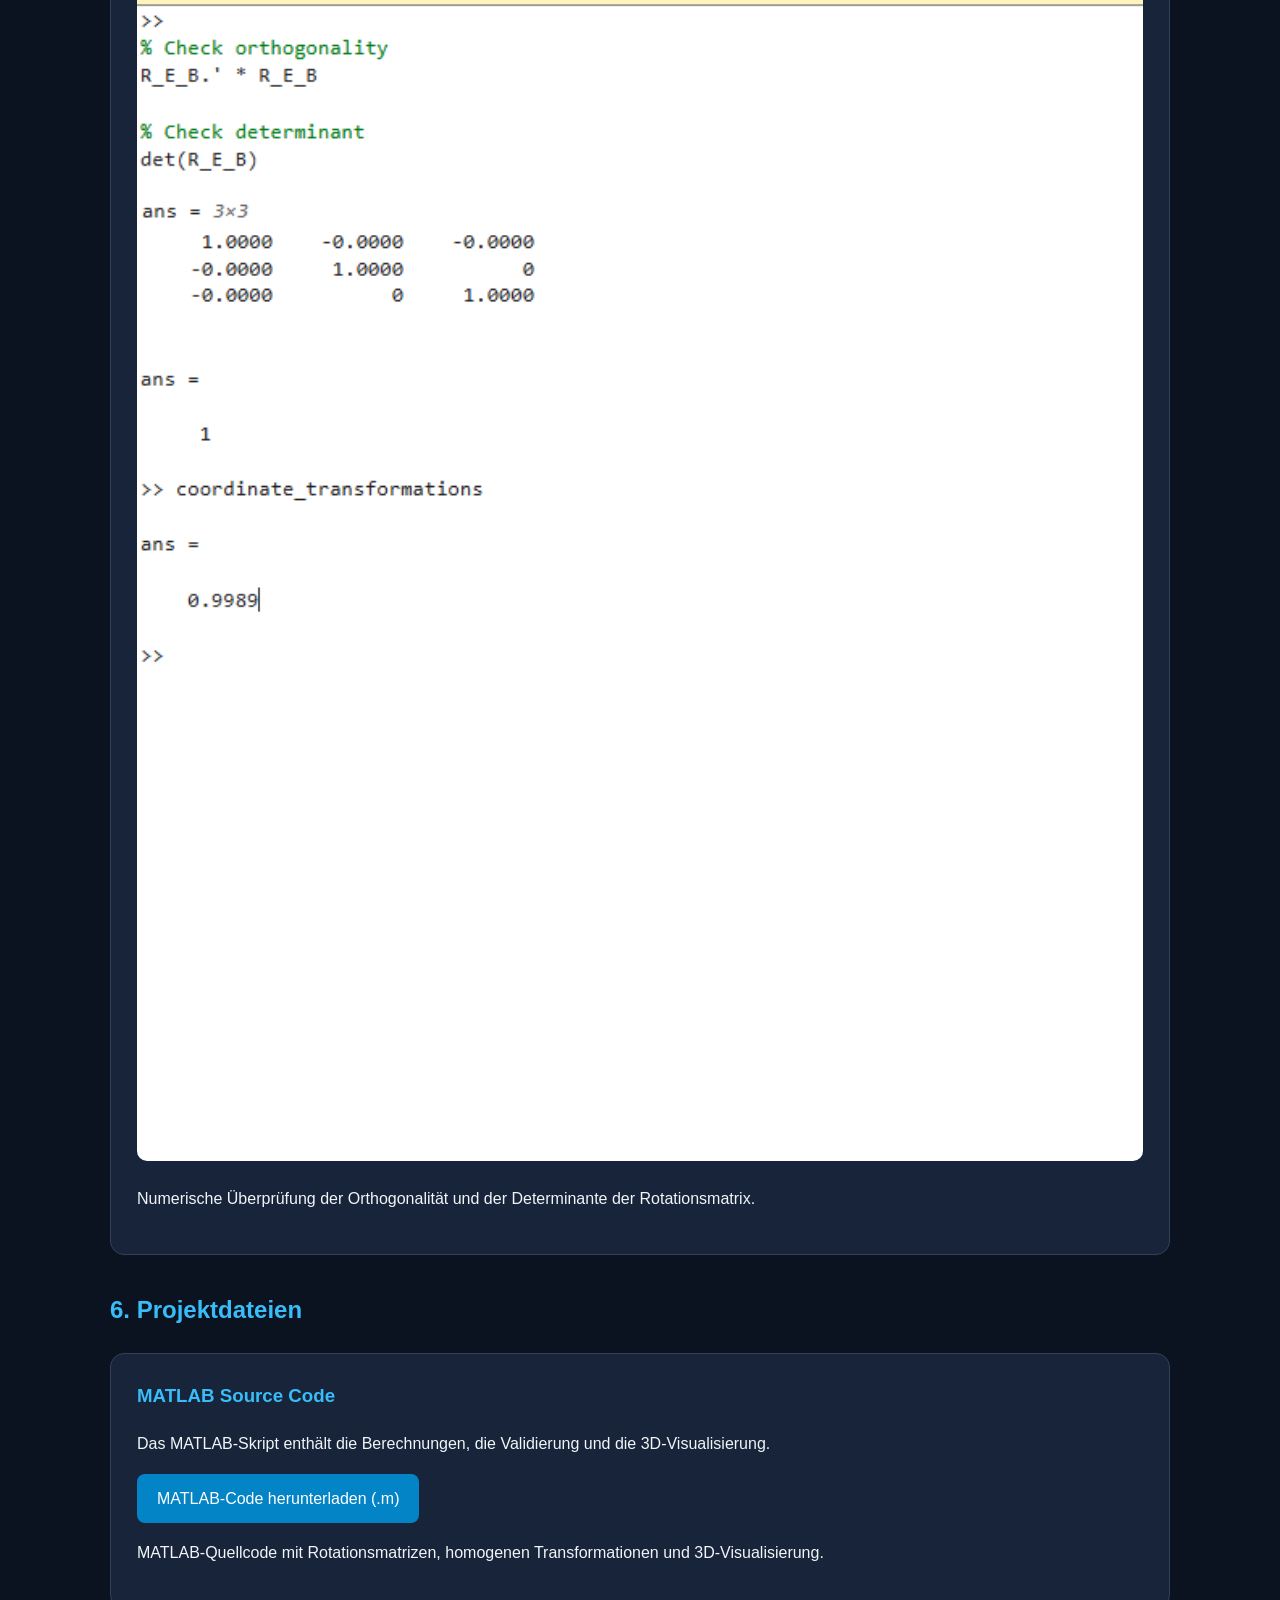
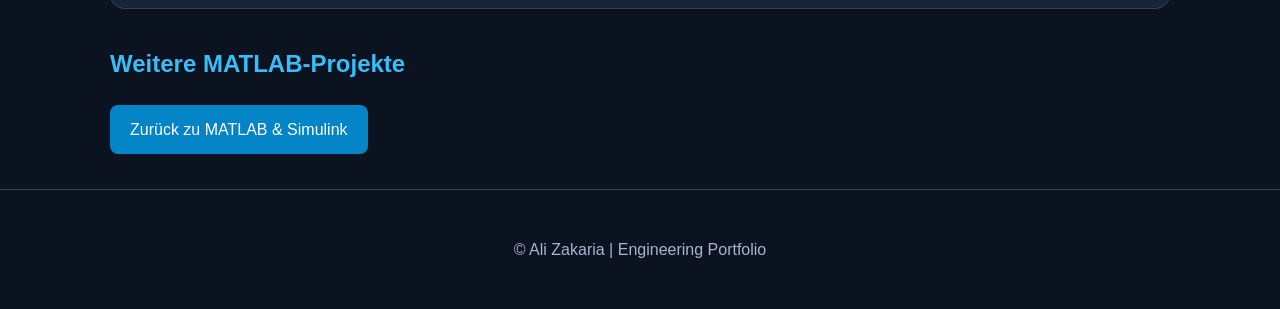
<file: matlab/coordinate-transformations/index.html>
<!DOCTYPE html>
<html lang="de">

<head>
  <meta charset="UTF-8">
  <meta name="viewport"
        content="width=device-width, initial-scale=1">

  <title>Robot Coordinate Transformations | Ali Zakaria</title>

  <link rel="stylesheet"
        href="../../assets/css/style.css">
</head>

<body>

<header class="site-header">
  <h1>Robot Coordinate Transformations</h1>

  <p class="subtitle">
    Rotationsmatrizen | Koordinatensysteme |
    Homogene Transformationen
  </p>

  <p>MATLAB | Ali Zakaria</p>
</header>

<nav class="site-nav">
  <a href="../../index.html">Startseite</a>
  <a href="../index.html">MATLAB & Simulink</a>
  <a href="#beschreibung">Beschreibung</a>
  <a href="#mathematik">Mathematik</a>
  <a href="#visualisierung">3D-Visualisierung</a>
  <a href="#dateien">Projektdateien</a>
</nav>

<main class="container">

<!-- Project Concept Image -->

<section class="project">

  <h2>Systemübersicht</h2>

  <a href="robot_coordinate_transformations_concept.png.png"
     target="_blank">

    <img
      src="robot_coordinate_transformations_concept.png.png"
      alt="Robot Coordinate Transformations"
      style="width:100%; height:auto; border-radius:12px;">

  </a>

  <p class="subtitle">
    Konzeptdarstellung der Koordinatentransformationen
    in der Robotik (KI-generiert).
  </p>

</section>

  <section id="beschreibung">

    <h2>1. Projektbeschreibung</h2>

    <p>
      In diesem Projekt werden Positionen
      und Orientierungen von Koordinatensystemen
      mit MATLAB berechnet und visualisiert.
    </p>

    <p>
      Ziel ist die Bestimmung der relativen
      Position und Orientierung eines Objekts B
      gegenüber dem Endeffektor E.
    </p>

    <h2>2. Projektziele</h2>

    <div class="project">
      <ul>
        <li>Berechnung von Rotationsmatrizen</li>
        <li>Transformation von Koordinatensystemen</li>
        <li>Berechnung homogener Transformationen</li>
        <li>Überprüfung der Rotationseigenschaften</li>
        <li>3D-Visualisierung mit MATLAB</li>
      </ul>
    </div>

  </section>

  <section id="mathematik">

    <h2>3. Mathematische Grundlagen</h2>

    <div class="project">

      <h3>Rotationsmatrix</h3>

      <p>
        Die relative Rotation zwischen den
        Koordinatensystemen E und B ergibt sich aus:
      </p>

      <p><strong>R_E_B = R_0_E' * R_0_B</strong></p>

      <h3>Translationsvektor</h3>

      <p>
        Die Position des Objekts B,
        ausgedrückt im Koordinatensystem E:
      </p>

      <p>
        <strong>
          t_E_B = R_0_E' * (p_0_B - p_0_E)
        </strong>
      </p>

      <h3>Homogene Transformation</h3>

      <p>
        Rotation und Translation werden in
        einer 4x4-Matrix zusammengefasst.
      </p>

      <pre style="overflow-x:auto;">T_E_B = [R_E_B, t_E_B;
         0, 0, 0, 1];</pre>

    </div>

  </section>

  <section id="validierung">

    <h2>4. Mathematische Validierung</h2>

    <div class="project">

      <p>
        Die berechnete Rotationsmatrix
        wird anhand der folgenden
        mathematischen Eigenschaften geprüft:
      </p>

      <pre style="overflow-x:auto;">R_E_B.' * R_E_B = I

det(R_E_B) = 1</pre>

      <p>
        Die Ergebnisse werden numerisch
        mit MATLAB überprüft.
      </p>

    </div>

  </section>

  <section id="visualisierung">

    <h2>5. 3D-Visualisierung</h2>

    <div class="project">

      <h3>Koordinatensysteme CS0, E und B</h3>

      <p>
        Darstellung der Positionen und
        Orientierungen der drei
        Koordinatensysteme im 3D-Raum.
      </p>

      <p>
        Die X-, Y- und Z-Achsen werden
        farblich dargestellt.
      </p>

     
<a href="03-coordinate-system-plot.png.png"
   target="_blank">

  <img
    src="03-coordinate-system-plot.png.png"
    alt="3D-Visualisierung der Koordinatensysteme"
    style="width:100%; height:auto; border-radius:10px;"
    loading="lazy">

</a>

<p>
  Dreidimensionale Visualisierung der
  Koordinatensysteme CS0, E und B.
  Die Positionen und Orientierungen
  wurden mit MATLAB berechnet.
</p>


    </div>

<div class="project">
  <h3>MATLAB-Programmcode</h3>

  <a href="01-code.png.png" target="_blank">
    <img src="01-code.png.png"
         alt="MATLAB-Programmcode"
         loading="lazy">
  </a>

  <p>
    Implementierung der Rotationsmatrizen
    und homogenen Koordinatentransformationen
    mit MATLAB.
  </p>
</div>

<div class="project">
  <h3>Mathematische Validierung</h3>

  <a href="02-result-check.png.png" target="_blank">
    <img src="02-result-check.png.png"
         alt="Mathematische Validierung"
         loading="lazy">
  </a>

  <p>
    Numerische Überprüfung der Orthogonalität
    und der Determinante der Rotationsmatrix.
  </p>
</div>

  </section>

  <section id="dateien">

    <h2>6. Projektdateien</h2>

    <div class="project">

      <h3>MATLAB Source Code</h3>

      <p>
        Das MATLAB-Skript enthält die
        Berechnungen, die Validierung
        und die 3D-Visualisierung.
      </p>

      
<a href="robot_coordinate_transformations.m"
   class="btn"
   download>
  MATLAB-Code herunterladen (.m)
</a>

<p>
  MATLAB-Quellcode mit Rotationsmatrizen,
  homogenen Transformationen und
  3D-Visualisierung.
</p>


    </div>

  </section>

  <section>

    <h2>Weitere MATLAB-Projekte</h2>

    <a href="../index.html" class="btn">
      Zurück zu MATLAB & Simulink
    </a>

  </section>

</main>

<footer class="site-footer">
  <p>© Ali Zakaria | Engineering Portfolio</p>
</footer>

</body>
</html>
</file>
<file: assets/css/style.css>
/* ==================================
   Ali Zakaria - Engineering Portfolio
   Shared Website Styles
   ================================== */

:root {
  --bg: #0b1220;
  --surface: #17243a;
  --surface-hover: #243650;
  --primary: #38bdf8;
  --text: #f1f5f9;
  --muted: #a8b6ca;
  --border: #334155;
}

* {
  box-sizing: border-box;
}

html {
  scroll-behavior: smooth;
}

body {
  margin: 0;
  background: var(--bg);
  color: var(--text);
  font-family: Arial, Helvetica, sans-serif;
  line-height: 1.7;
}

a {
  color: var(--primary);
  text-decoration: none;
}

a:hover {
  text-decoration: underline;
}

/* Header */

header, .site-header {
  padding: 65px 20px;
  text-align: center;
  background: linear-gradient(
    135deg, #1d3557, #0b1220
  );
}

h1 {
  font-size: 42px;
  color: var(--primary);
  margin: 0 0 10px;
}

h2 {
  color: var(--primary);
  margin-top: 35px;
}

h3 {
  margin-top: 0;
}

.subtitle {
  color: var(--muted);
}

/* Layout */

main, .container {
  width: min(1100px, 100%);
  margin: auto;
  padding: 35px 20px;
}

/* Navigation */

nav, .site-nav {
  display: flex;
  flex-wrap: wrap;
  justify-content: center;
  gap: 24px;
  padding: 16px;
  background: var(--surface);
}

/* Category Grid */

.grid {
  display: grid;
  grid-template-columns: repeat(
    auto-fit, minmax(240px, 1fr)
  );
  gap: 20px;
  margin-top: 30px;
}

/* Category and Project Cards */

.tile, .project, .card {
  background: var(--surface);
  border: 1px solid var(--border);
  border-radius: 14px;
  padding: 26px;
  color: var(--text);
}

.tile {
  display: block;
  width: 100%;
  font: inherit;
  text-align: left;
  cursor: pointer;
  transition: 0.2s ease;
}

.tile:hover, .card:hover {
  background: var(--surface-hover);
  border-color: var(--primary);
  transform: translateY(-3px);
}

.tile h3, .project h3 {
  color: var(--primary);
}

.project {
  margin: 22px 0;
}

.project img {
  width: 100%;
  height: auto;
  border-radius: 10px;
}

.status {
  color: #fbbf24;
}

/* Buttons */

.btn, .back {
  display: inline-block;
  background: #0284c7;
  color: white;
  border: none;
  border-radius: 8px;
  padding: 11px 20px;
  font: inherit;
  cursor: pointer;
}

.btn:hover, .back:hover {
  background: #0369a1;
  color: white;
  text-decoration: none;
}

/* Page Sections */

.page {
  display: none;
}

.page.active {
  display: block;
}

/* Footer */

footer, .site-footer {
  text-align: center;
  padding: 30px;
  border-top: 1px solid var(--border);
  color: var(--muted);
}

/* Mobile Devices */

@media (max-width: 600px) {
  h1 {
    font-size: 30px;
  }

  header, .site-header {
    padding: 40px 15px;
  }

  main, .container {
    padding: 20px 15px;
  }

  .grid {
    grid-template-columns: 1fr;
  }
}

/* Conveyor Automation - Image Gallery */

#bilder .grid {
  display: grid;
  grid-template-columns: repeat(2, minmax(0, 1fr));
  gap: 24px;
}

#bilder .card {
  min-width: 0;
  overflow: hidden;
}

#bilder .card a {
  display: block;
}

#bilder .card img {
  display: block;
  width: 100%;
  max-width: 100%;
  height: 280px;
  object-fit: contain;
  border-radius: 10px;
  background: #0b1220;
}

#bilder .card p {
  overflow-wrap: break-word;
}

@media (max-width: 700px) {
  #bilder .grid {
    grid-template-columns: 1fr;
  }

  #bilder .card img {
    height: auto;
    max-height: 350px;
  }
}
</file>
